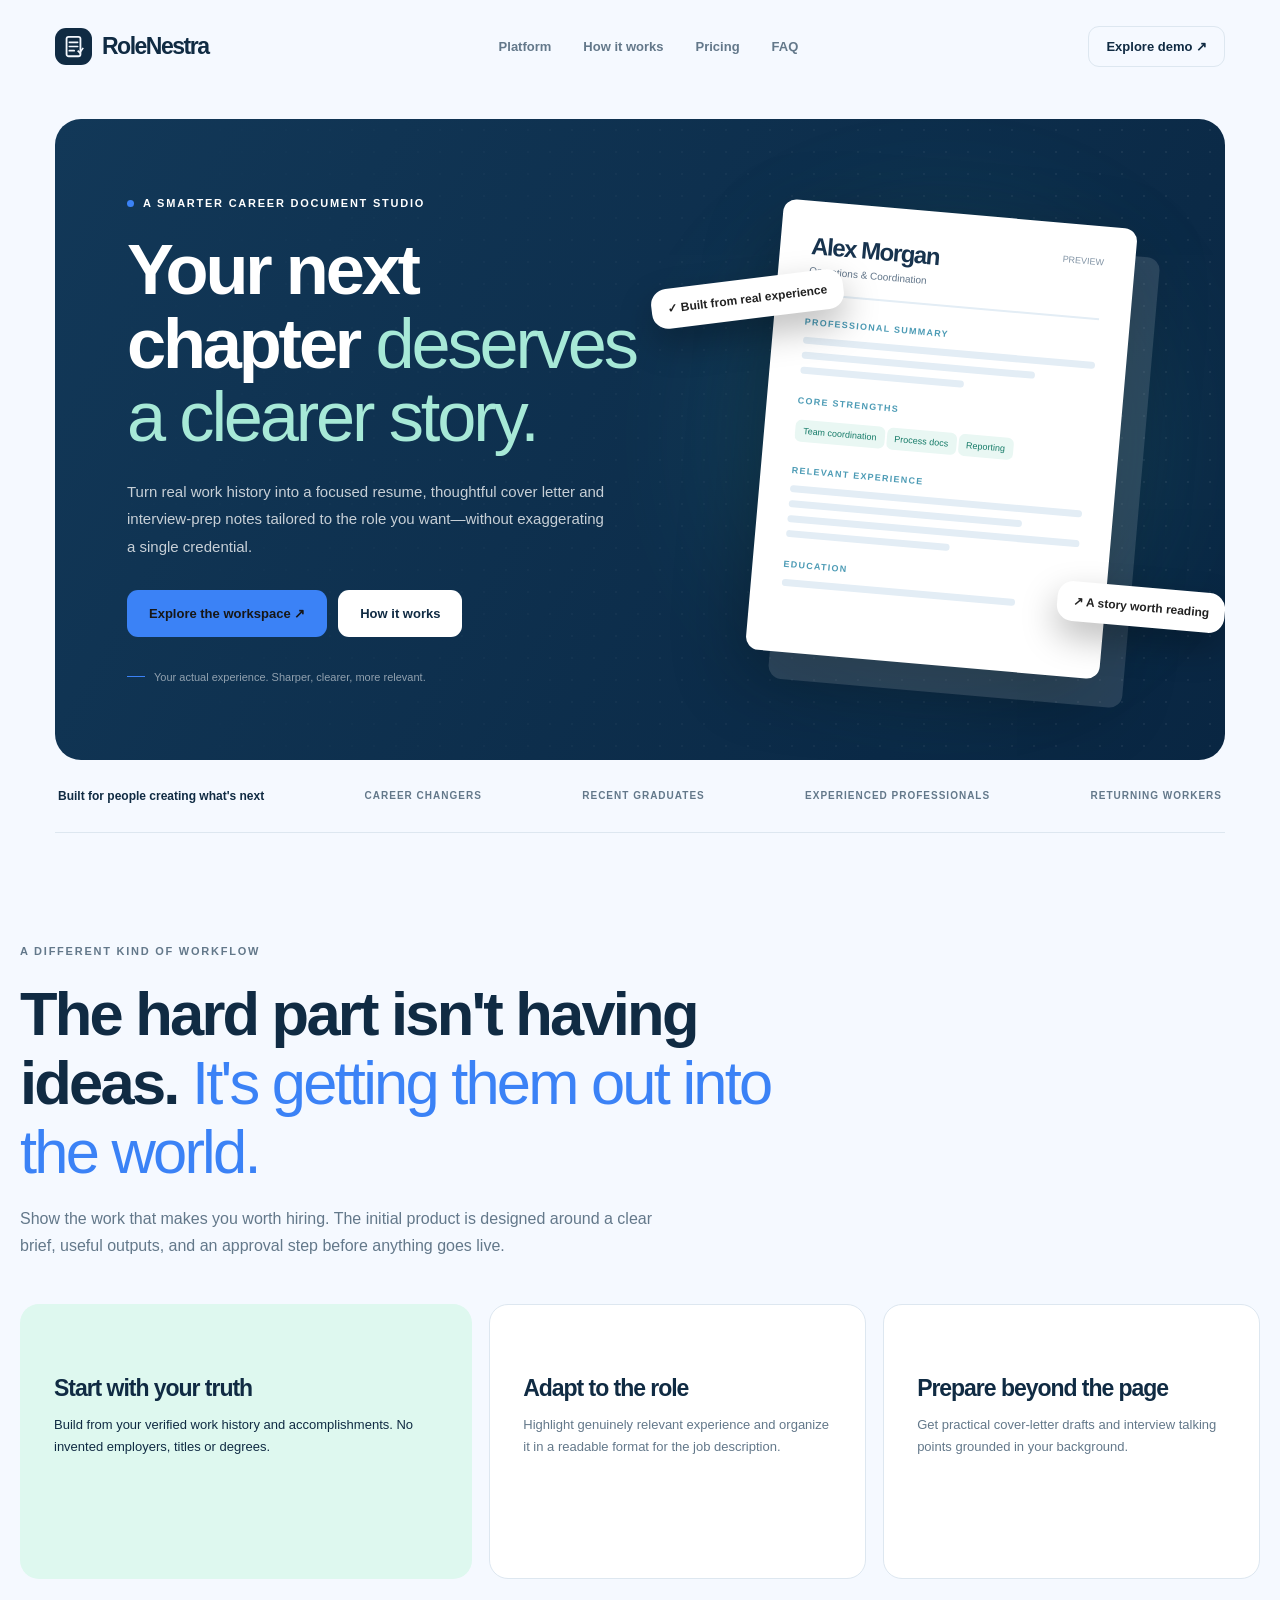
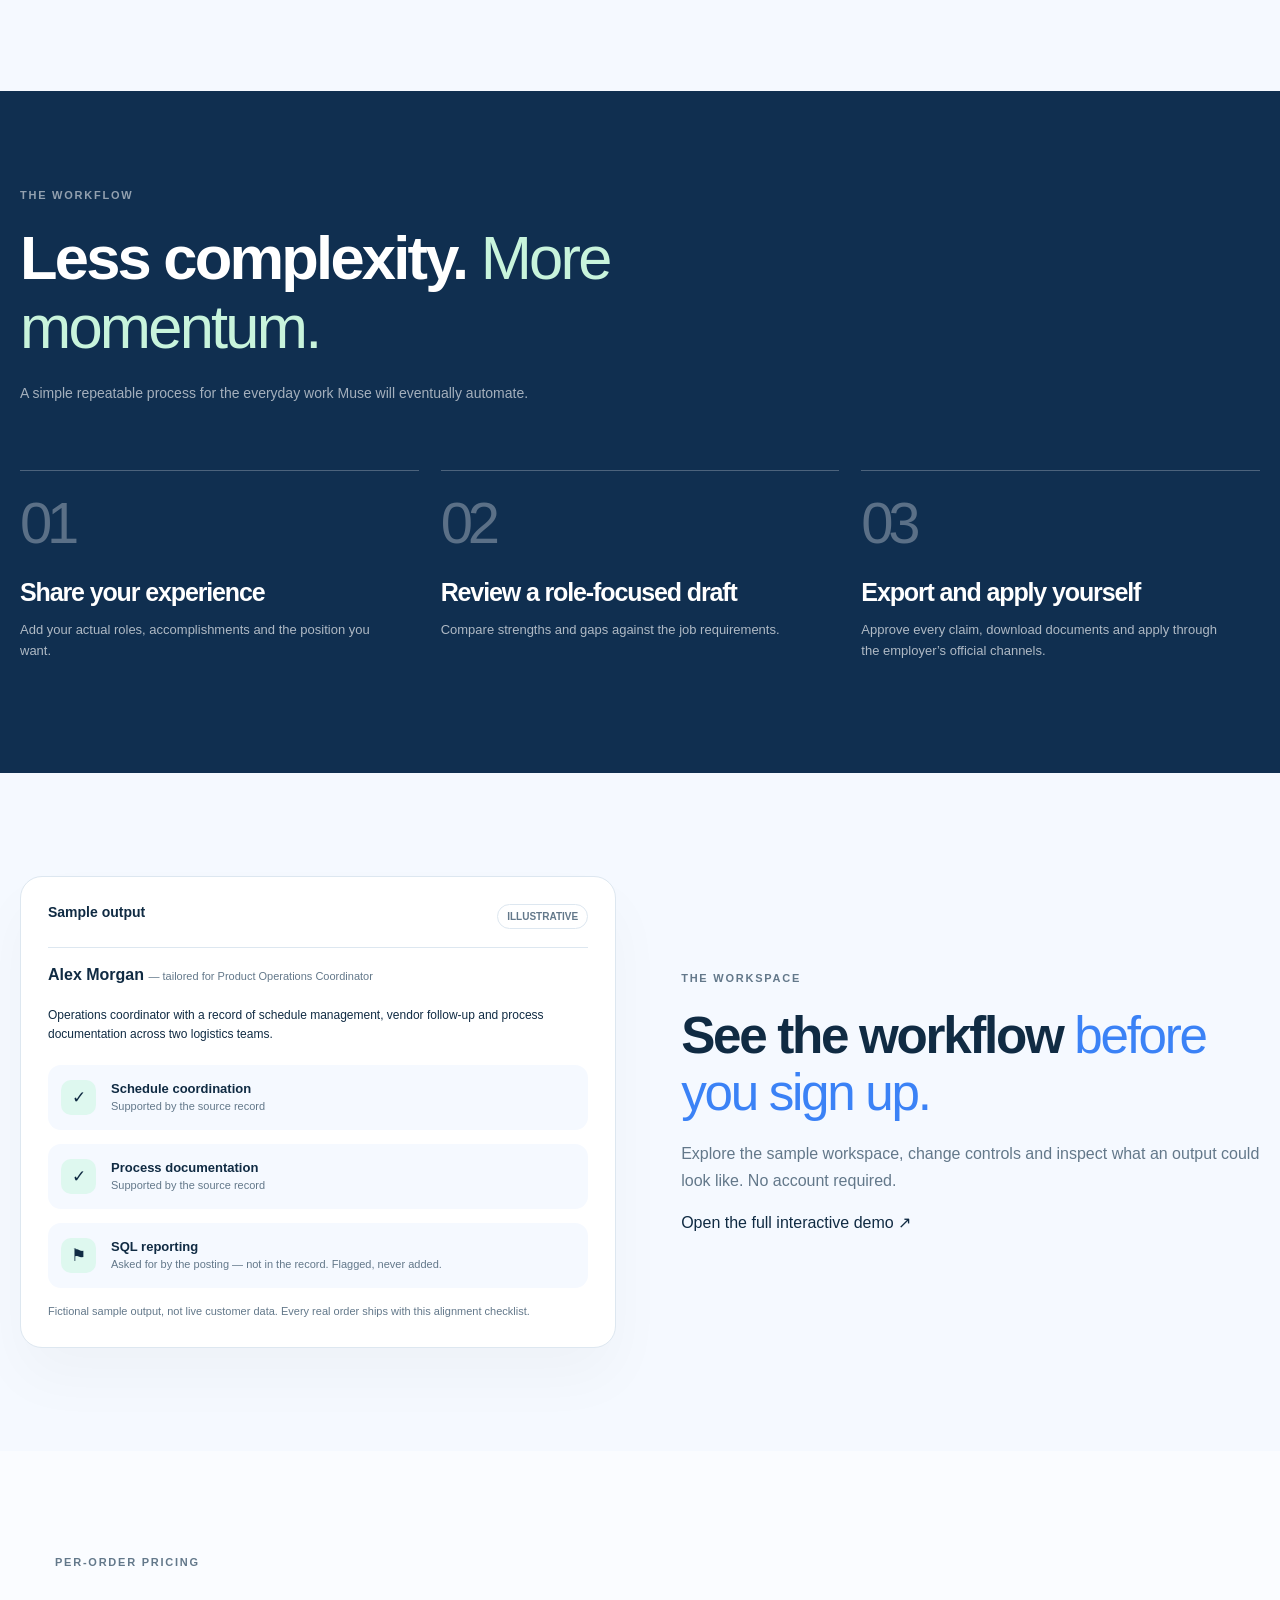
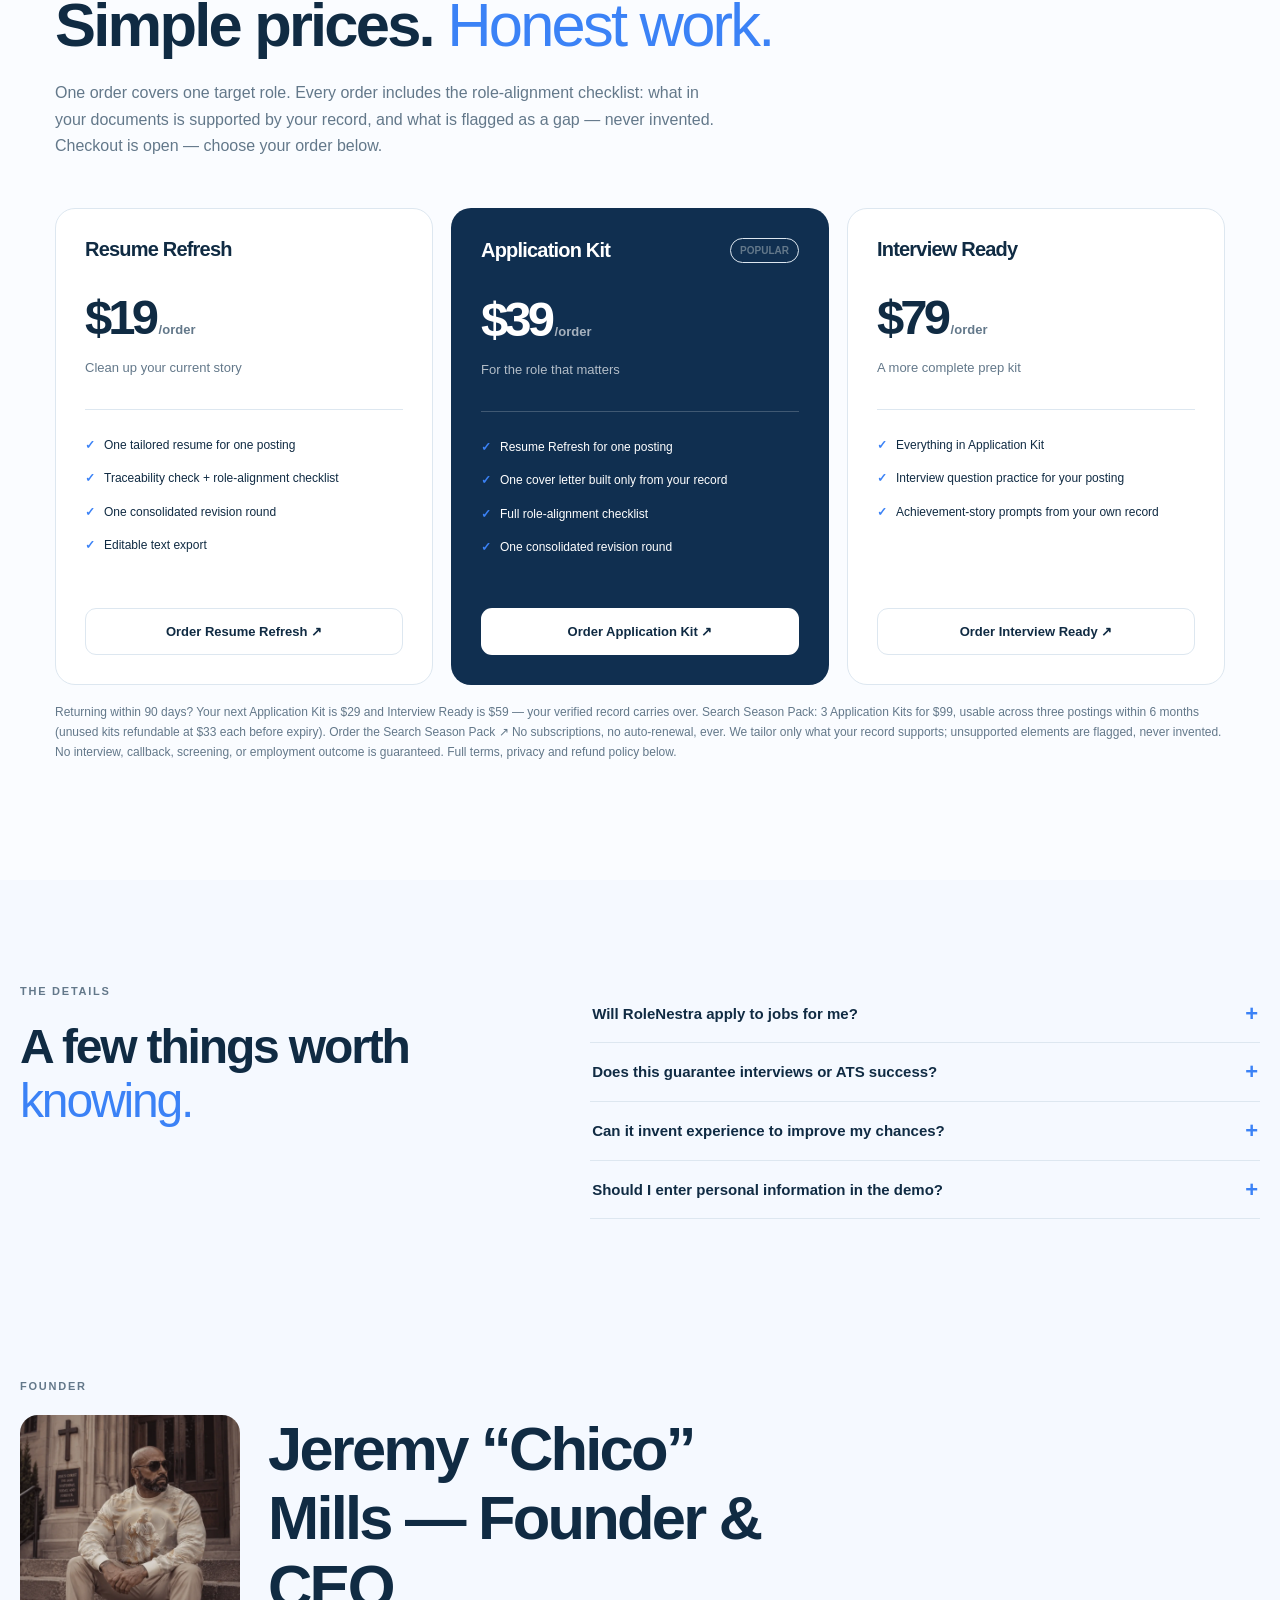
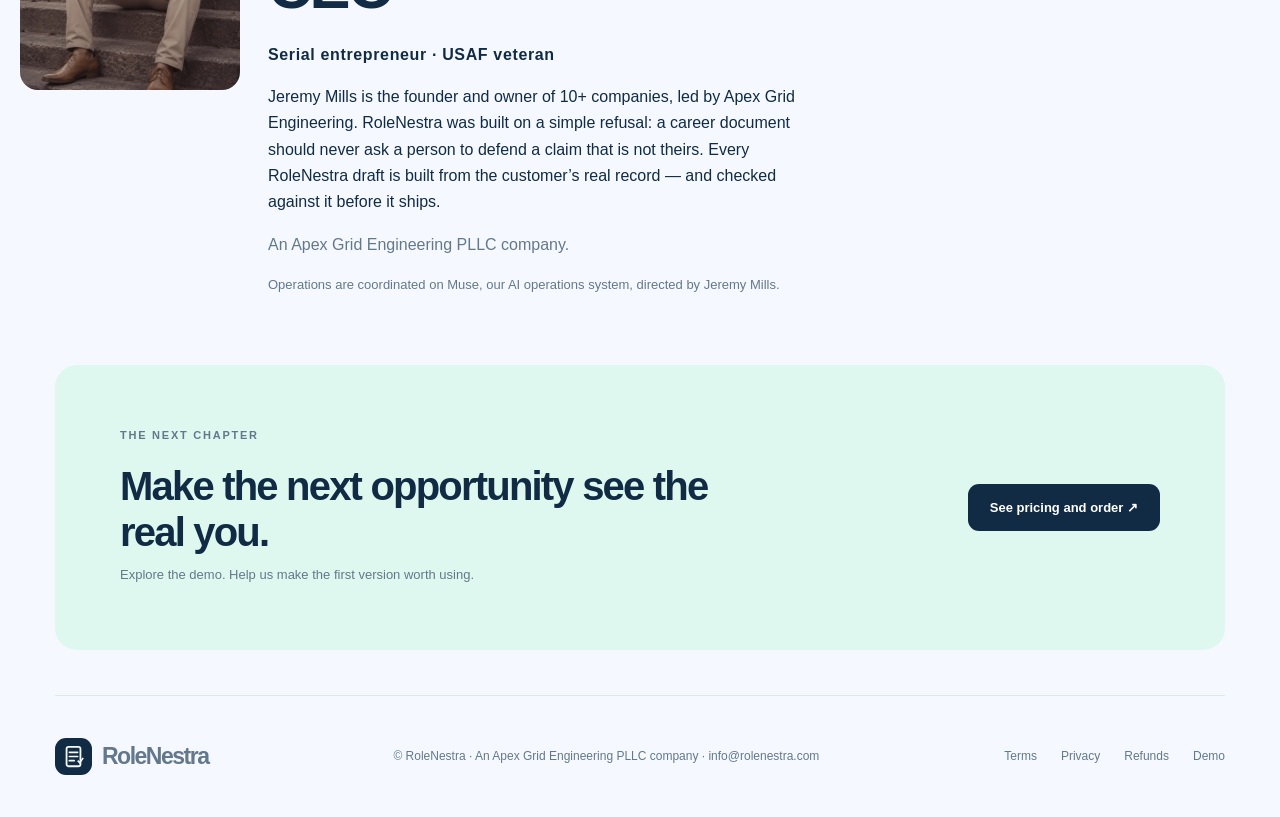
<file: index.html>
<!doctype html><html lang="en"><head><meta charset="utf-8"><meta name="viewport" content="width=device-width,initial-scale=1"><meta name="robots" content="index,follow"><link rel="canonical" href="https://rolenestra.com/"><meta name="theme-color" content="#1d2734"><meta name="description" content="Turn real work history into a focused resume, thoughtful cover letter and interview-prep notes tailored to the role you want—without exaggerating a single credential."><meta property="og:type" content="website"><meta property="og:title" content="RoleNestra — Career document studio"><meta property="og:description" content="Turn real work history into a focused resume, thoughtful cover letter and interview-prep notes tailored to the role you want—without exaggerating a single credential."><title>RoleNestra — Homepage</title><link rel="icon" type="image/svg+xml" href="assets/favicon.svg"><link rel="stylesheet" href="assets/site.css"><script defer src="assets/site.js"></script><script type="application/ld+json">{"@context":"https://schema.org","@type":"Organization","name":"RoleNestra","url":"https://rolenestra.com/","logo":"https://rolenestra.com/assets/logo.svg","description":"Honest resume tailoring, role-specific cover letters and interview preparation built only from your real record. No invented experience, no guaranteed outcomes.","founder":{"@type":"Person","name":"Jeremy Mills","alternateName":"Jeremy \"Chico\" Mills","jobTitle":"Founder & CEO","url":"https://apexgrideng.com/about"},"parentOrganization":{"@type":"Organization","name":"Apex Grid Engineering PLLC"},"email":"info@rolenestra.com","sameAs":["https://www.crunchbase.com/person/jeremy-mills-6be4"]}</script></head><body data-site="rolenestra" class="resume"><a class="skip" href="#main">Skip to content</a><div class="wrap"><nav class="nav"><a class="logo" href="index.html" aria-label="RoleNestra home"><span class="logo-symbol"><svg viewBox="0 0 36 36" fill="none" aria-hidden="true"><rect x="8" y="4" width="20" height="28" rx="3" fill="none" stroke="currentColor" stroke-width="2.6"/><path d="M12 12h12M12 18h12M12 24h7" stroke="currentColor" stroke-width="2.4" stroke-linecap="round"/><path d="m24 24 3 3 5-7" stroke="currentColor" stroke-width="2.4" fill="none"/></svg></span>RoleNestra</a><div class="navlinks"><a href="index.html#platform">Platform</a><a href="index.html#how">How it works</a><a href="index.html#pricing">Pricing</a><a href="index.html#faq">FAQ</a></div><div class="nav-cta"><a href="demo.html" class="btn ghost btn-sm">Explore demo ↗</a><button class="mobilebtn" id="mobile-toggle" aria-label="Toggle navigation" aria-expanded="false">☰</button></div></nav><div class="mobile-menu" id="mobile-menu"><a href="index.html#platform">Platform</a><a href="index.html#how">How it works</a><a href="index.html#pricing">Pricing</a><a href="demo.html">Open demo</a></div></div><main id="main"><div class="wrap"><section class="hero"><div class="hero-frame"><div class="hero-copy"><div class="eyebrow">A SMARTER CAREER DOCUMENT STUDIO</div><h1>Your next chapter <i>deserves a clearer story.</i></h1><p>Turn real work history into a focused resume, thoughtful cover letter and interview-prep notes tailored to the role you want—without exaggerating a single credential.</p><div class="hero-acts"><a class="btn fancy" href="demo.html">Explore the workspace ↗</a><a class="btn light" href="#how">How it works</a></div><div class="hero-note"><span></span>Your actual experience. Sharper, clearer, more relevant.</div></div><div class="hero-scene"><div class="resume-page" aria-label="Illustrative resume preview"><div class="res-head"><div><strong>Alex Morgan</strong><div style="font-size:10px;margin-top:5px;color:#617589">Operations & Coordination</div></div><span>PREVIEW</span></div><div class="res-eyebrow">PROFESSIONAL SUMMARY</div><div class="res-line"></div><div class="res-line mid"></div><div class="res-line short"></div><div class="res-eyebrow">CORE STRENGTHS</div><span class="res-tag">Team coordination</span><span class="res-tag">Process docs</span><span class="res-tag">Reporting</span><div class="res-eyebrow">RELEVANT EXPERIENCE</div><div class="res-line"></div><div class="res-line mid"></div><div class="res-line"></div><div class="res-line short"></div><div class="res-eyebrow">EDUCATION</div><div class="res-line mid"></div></div><div class="floating float-a">✓ Built from real experience</div><div class="floating float-b">↗ A story worth reading</div></div></div></section><div class="proof"><strong>Built for people creating what's next</strong><span>CAREER CHANGERS</span><span>RECENT GRADUATES</span><span>EXPERIENCED PROFESSIONALS</span><span>RETURNING WORKERS</span></div></div>
<section class="section wrap" id="platform"><span class="kicker">A DIFFERENT KIND OF WORKFLOW</span><h2 class="section-title">The hard part isn't having ideas. <i>It's getting them out into the world.</i></h2><p class="section-intro">Show the work that makes you worth hiring. The initial product is designed around a clear brief, useful outputs, and an approval step before anything goes live.</p><div class="feature-grid"><article class="feat"><h3>Start with your truth</h3><p>Build from your verified work history and accomplishments. No invented employers, titles or degrees.</p></article><article class="feat"><h3>Adapt to the role</h3><p>Highlight genuinely relevant experience and organize it in a readable format for the job description.</p></article><article class="feat"><h3>Prepare beyond the page</h3><p>Get practical cover-letter drafts and interview talking points grounded in your background.</p></article></div></section>
<section class="band" id="how"><div class="wrap bandinner"><span class="kicker">THE WORKFLOW</span><h2 class="section-title">Less complexity. <i>More momentum.</i></h2><p style="color:#ffffff9e;max-width:570px;font-size:14px">A simple repeatable process for the everyday work Muse will eventually automate.</p><div class="steps"><article class="step"><span class="number">01</span><h3>Share your experience</h3><p>Add your actual roles, accomplishments and the position you want.</p></article><article class="step"><span class="number">02</span><h3>Review a role-focused draft</h3><p>Compare strengths and gaps against the job requirements.</p></article><article class="step"><span class="number">03</span><h3>Export and apply yourself</h3><p>Approve every claim, download documents and apply through the employer’s official channels.</p></article></div></div></section>
<section class="wrap demo-call"><div class="demo-snapshot"><div class="snapbar"><b>Sample output</b><span class="tag">ILLUSTRATIVE</span></div><div style="padding:4px 0 2px"><strong>Alex Morgan</strong> <span style="color:var(--sub);font-size:11px">— tailored for Product Operations Coordinator</span></div><p style="font-size:12px;margin:6px 0">Operations coordinator with a record of schedule management, vendor follow-up and process documentation across two logistics teams.</p><div class="snaprow"><span class="snapicon">✓</span><div><strong>Schedule coordination</strong><small>Supported by the source record</small></div></div><div class="snaprow"><span class="snapicon">✓</span><div><strong>Process documentation</strong><small>Supported by the source record</small></div></div><div class="snaprow"><span class="snapicon">⚑</span><div><strong>SQL reporting</strong><small>Asked for by the posting — not in the record. Flagged, never added.</small></div></div><p style="font-size:11px;color:var(--sub);margin:auto 0 0">Fictional sample output, not live customer data. Every real order ships with this alignment checklist.</p></div><div><span class="kicker">THE WORKSPACE</span><h2 class="section-title">See the workflow <i>before you sign up.</i></h2><p class="section-intro">Explore the sample workspace, change controls and inspect what an output could look like. No account required.</p><p style="margin-top:14px"><a href="demo.html">Open the full interactive demo ↗</a></p></div></section>
<section class="price-section" id="pricing"><div class="wrap"><span class="kicker">PER-ORDER PRICING</span><h2 class="section-title">Simple prices. <i>Honest work.</i></h2><p class="section-intro">One order covers one target role. Every order includes the role-alignment checklist: what in your documents is supported by your record, and what is flagged as a gap — never invented. Checkout is open — choose your order below.</p><div class="price-grid"><article class="price-card "><div class="row"><h3>Resume Refresh</h3></div><div style="margin-top:28px" class="pricetag">$19<small> /order</small></div><p>Clean up your current story</p><ul><li>One tailored resume for one posting</li><li>Traceability check + role-alignment checklist</li><li>One consolidated revision round</li><li>Editable text export</li></ul><a class="btn ghost" href="https://buy.stripe.com/6oU28r7Pd3Z22QI3OyaR20B">Order Resume Refresh ↗</a></article><article class="price-card popular"><div class="row"><h3>Application Kit</h3><span class="tag">POPULAR</span></div><div style="margin-top:28px" class="pricetag">$39<small> /order</small></div><p>For the role that matters</p><ul><li>Resume Refresh for one posting</li><li>One cover letter built only from your record</li><li>Full role-alignment checklist</li><li>One consolidated revision round</li></ul><a class="btn light" href="https://buy.stripe.com/3cIdR96L9536cri2KuaR20C">Order Application Kit ↗</a></article><article class="price-card "><div class="row"><h3>Interview Ready</h3></div><div style="margin-top:28px" class="pricetag">$79<small> /order</small></div><p>A more complete prep kit</p><ul><li>Everything in Application Kit</li><li>Interview question practice for your posting</li><li>Achievement-story prompts from your own record</li></ul><a class="btn ghost" href="https://buy.stripe.com/bJe14n2uT1QUcri0CmaR20D">Order Interview Ready ↗</a></article></div><p class="disclosure">Returning within 90 days? Your next Application Kit is $29 and Interview Ready is $59 — your verified record carries over. Search Season Pack: 3 Application Kits for $99, usable across three postings within 6 months (unused kits refundable at $33 each before expiry). <a href="https://buy.stripe.com/28E5kD0mLcvydvm3OyaR20E">Order the Search Season Pack ↗</a> No subscriptions, no auto-renewal, ever. We tailor only what your record supports; unsupported elements are flagged, never invented. No interview, callback, screening, or employment outcome is guaranteed. Full terms, privacy and refund policy below.</p></div></section>
<section class="wrap faq-wrap" id="faq"><div><span class="kicker">THE DETAILS</span><h2 class="section-title">A few things worth <i>knowing.</i></h2></div><div class="faq"><details><summary>Will RoleNestra apply to jobs for me?</summary><p>No. The launch concept focuses on drafting career materials. Applications remain under the job seeker’s direct control.</p></details><details><summary>Does this guarantee interviews or ATS success?</summary><p>No. Hiring outcomes and automated screening systems vary. No ranking, interview or employment result is guaranteed.</p></details><details><summary>Can it invent experience to improve my chances?</summary><p>No. Every education, experience and certification claim must be supported by information you provide and approve.</p></details><details><summary>Should I enter personal information in the demo?</summary><p>No. The demo uses fictional sample resumes. Do not enter personal, sensitive or confidential information into a public preview.</p></details></div></section><section class="wrap" id="founder" style="padding:56px 0"><span class="kicker">FOUNDER</span><div style="display:flex;gap:28px;align-items:flex-start;flex-wrap:wrap;margin-top:18px"><img src="assets/jeremy-mills-founder.webp" alt="Jeremy &quot;Chico&quot; Mills, Founder &amp; CEO of RoleNestra" width="220" height="275" style="border-radius:18px;max-width:220px;width:100%;height:auto" loading="lazy"><div style="max-width:560px"><h2 class="section-title" style="margin-top:0"><a href="https://apexgrideng.com/about" style="color:inherit;text-decoration:none">Jeremy &ldquo;Chico&rdquo; Mills</a> — Founder &amp; CEO</h2><p style="font-weight:600;letter-spacing:.04em">Serial entrepreneur · USAF veteran</p><p>Jeremy Mills is the founder and owner of 10+ companies, led by Apex Grid Engineering. RoleNestra was built on a simple refusal: a career document should never ask a person to defend a claim that is not theirs. Every RoleNestra draft is built from the customer&rsquo;s real record — and checked against it before it ships.</p><p style="color:var(--sub)">An Apex Grid Engineering PLLC company.</p><p style="color:var(--sub);font-size:13px">Operations are coordinated on Muse, our AI operations system, directed by Jeremy Mills.</p></div></div></section><div class="wrap"><section class="last-cta"><div><span class="kicker">THE NEXT CHAPTER</span><h2>Make the next opportunity see the real you.</h2><p>Explore the demo. Help us make the first version worth using.</p></div><a href="#pricing" class="btn primary">See pricing and order ↗</a></section></div></main><div class="wrap"><footer class="footer"><a class="logo" href="index.html"><span class="logo-symbol"><svg viewBox="0 0 36 36" fill="none" aria-hidden="true"><rect x="8" y="4" width="20" height="28" rx="3" fill="none" stroke="currentColor" stroke-width="2.6"/><path d="M12 12h12M12 18h12M12 24h7" stroke="currentColor" stroke-width="2.4" stroke-linecap="round"/><path d="m24 24 3 3 5-7" stroke="currentColor" stroke-width="2.4" fill="none"/></svg></span>RoleNestra</a><span>© RoleNestra · An Apex Grid Engineering PLLC company · info@rolenestra.com</span><div class="footerlinks"><a href="terms.html">Terms</a><a href="privacy.html">Privacy</a><a href="refund.html">Refunds</a><a href="demo.html">Demo</a></div></footer></div><div id="interest-modal" class="modal-cover" aria-hidden="true"><div class="modal" role="dialog" aria-modal="true" aria-labelledby="interest-title"><button id="interest-close" class="close" aria-label="Close">×</button><span class="kicker">PRELAUNCH / UI DEMONSTRATION</span><h2 id="interest-title">A thoughtful start.</h2><p>This form demonstrates the proposed signup experience. It does not send, store or enroll anyone. Muse must connect an approved secure endpoint before activating it.</p><form id="interest-form"><label for="interest-name">Name</label><input id="interest-name" type="text" placeholder="Name" maxlength="100" required><label for="interest-email">Work email</label><input id="interest-email" type="email" placeholder="hello@example.com" required><label for="plan-select">Interested plan</label><select id="plan-select"><option>Early access</option><option>Resume Refresh</option><option>Application Kit</option><option>Interview Ready</option></select><button class="btn primary" type="submit">Preview submission ↗</button><div id="form-result" class="alert" role="status" style="margin-top:14px">No data leaves this page.</div></form></div></div></body></html>
</file>
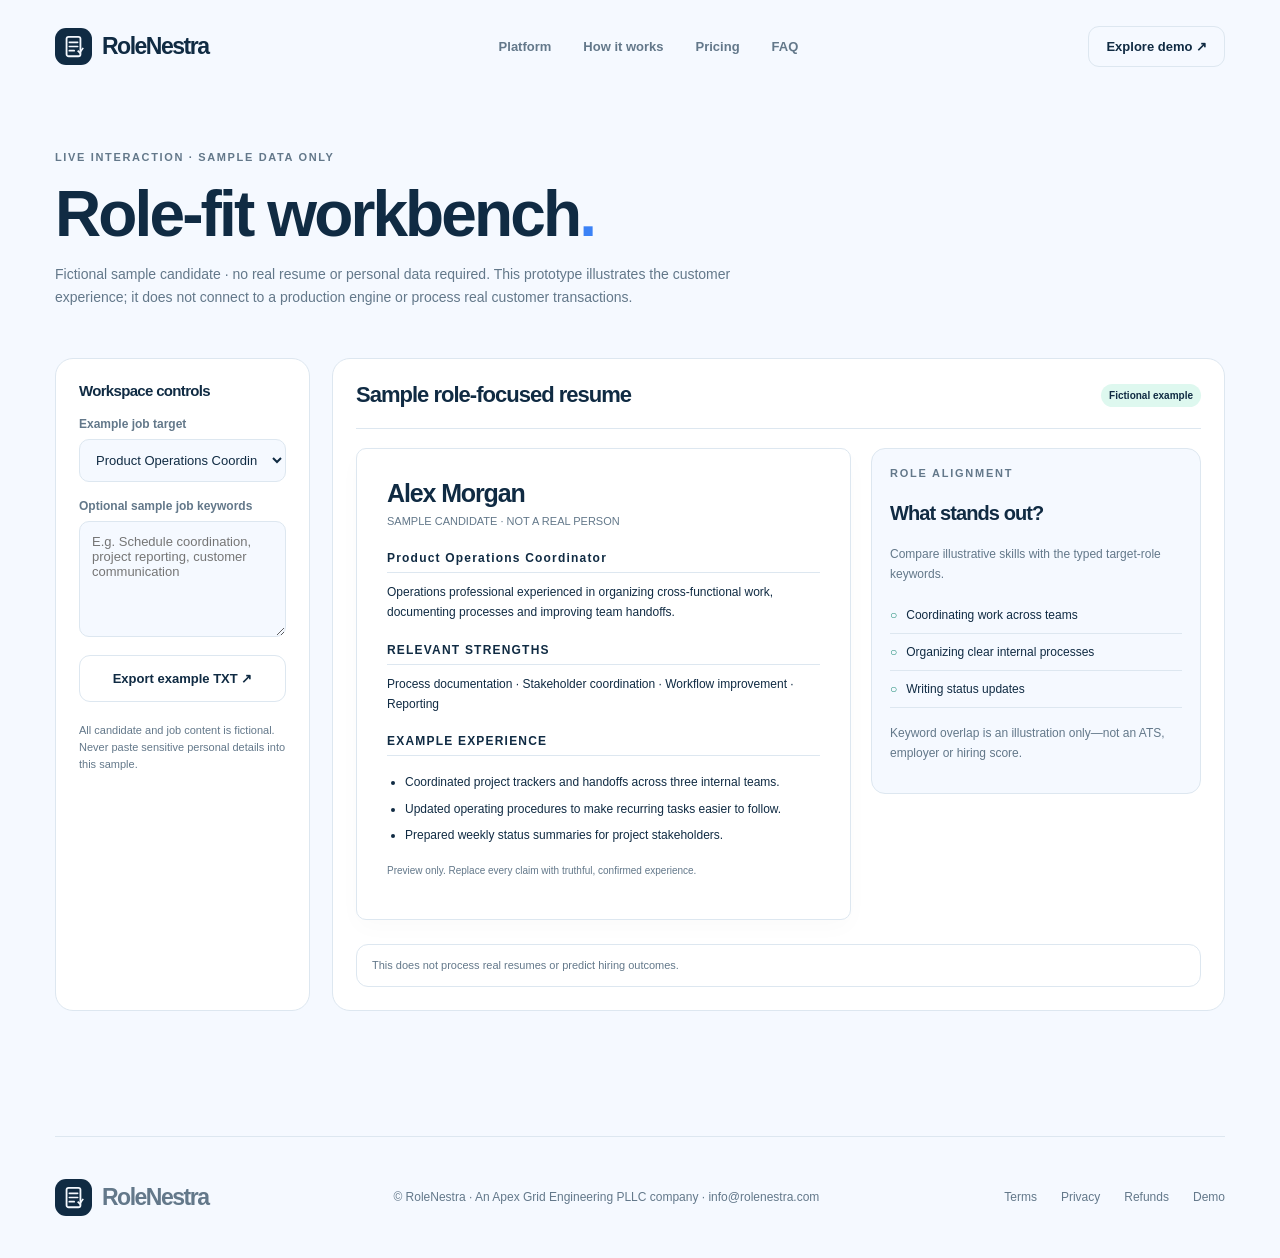
<file: demo.html>
<!doctype html><html lang="en"><head><meta charset="utf-8"><meta name="viewport" content="width=device-width,initial-scale=1"><meta name="robots" content="noindex,nofollow"><meta name="theme-color" content="#1d2734"><meta name="description" content="Turn real work history into a focused resume, thoughtful cover letter and interview-prep notes tailored to the role you want—without exaggerating a single credential."><meta property="og:type" content="website"><meta property="og:title" content="RoleNestra — Career document studio"><meta property="og:description" content="Turn real work history into a focused resume, thoughtful cover letter and interview-prep notes tailored to the role you want—without exaggerating a single credential."><title>RoleNestra — Interactive demo</title><link rel="icon" type="image/svg+xml" href="assets/favicon.svg"><link rel="stylesheet" href="assets/site.css"><script defer src="assets/site.js"></script></head><body class="resume demo-page" data-site="rolenestra"><a class="skip" href="#main">Skip to content</a><div class="wrap"><nav class="nav"><a class="logo" href="index.html" aria-label="RoleNestra home"><span class="logo-symbol"><svg viewBox="0 0 36 36" fill="none" aria-hidden="true"><rect x="8" y="4" width="20" height="28" rx="3" fill="none" stroke="currentColor" stroke-width="2.6"/><path d="M12 12h12M12 18h12M12 24h7" stroke="currentColor" stroke-width="2.4" stroke-linecap="round"/><path d="m24 24 3 3 5-7" stroke="currentColor" stroke-width="2.4" fill="none"/></svg></span>RoleNestra</a><div class="navlinks"><a href="index.html#platform">Platform</a><a href="index.html#how">How it works</a><a href="index.html#pricing">Pricing</a><a href="index.html#faq">FAQ</a></div><div class="nav-cta"><a href="demo.html" class="btn ghost btn-sm">Explore demo ↗</a><button class="mobilebtn" id="mobile-toggle" aria-label="Toggle navigation" aria-expanded="false">☰</button></div></nav><div class="mobile-menu" id="mobile-menu"><a href="index.html#platform">Platform</a><a href="index.html#how">How it works</a><a href="index.html#pricing">Pricing</a><a href="demo.html">Open demo</a></div></div><main id="main" class="wrap"><section class="demo-head"><span class="mini">LIVE INTERACTION · SAMPLE DATA ONLY</span><h1>Role-fit workbench<span style="color:var(--hot)">.</span></h1><p>Fictional sample candidate · no real resume or personal data required. This prototype illustrates the customer experience; it does not connect to a production engine or process real customer transactions.</p></section><div class="demo-layout"><aside class="sidebar"><h3>Workspace controls</h3><label for="role">Example job target</label><select id="role" class="control"><option value="operations">Product Operations Coordinator</option><option value="success">Customer Success Associate</option><option value="project">Project Coordinator</option></select><label for="role-focus">Optional sample job keywords</label><textarea id="role-focus" class="control" rows="6" placeholder="E.g. Schedule coordination, project reporting, customer communication"></textarea><button class="btn ghost" id="export-resume">Export example TXT ↗</button><p class="smallprint">All candidate and job content is fictional. Never paste sensitive personal details into this sample.</p></aside><section class="workspace" aria-label="Interactive demo"><div class="workspace-top"><h2>Sample role-focused resume</h2><span class="pill">Fictional example</span></div><div class="resume-output"><article class="resume-draft"><h2>Alex Morgan</h2><p style="font-size:11px;color:var(--sub)">SAMPLE CANDIDATE · NOT A REAL PERSON</p><h3 id="resume-title"></h3><p id="resume-summary"></p><h3>RELEVANT STRENGTHS</h3><p id="resume-skills"></p><h3>EXAMPLE EXPERIENCE</h3><ul id="resume-bullets"></ul><p style="color:var(--sub);font-size:10px">Preview only. Replace every claim with truthful, confirmed experience.</p></article><aside class="match-panel"><span class="kicker">ROLE ALIGNMENT</span><h3>What stands out?</h3><p>Compare illustrative skills with the typed target-role keywords.</p><div id="fit-list"></div><p id="fit-explainer" style="margin-top:16px"></p></aside></div><div id="demo-status" class="site-notice" role="status">This does not process real resumes or predict hiring outcomes.</div></section></div></main><div class="wrap"><footer class="footer"><a class="logo" href="index.html"><span class="logo-symbol"><svg viewBox="0 0 36 36" fill="none" aria-hidden="true"><rect x="8" y="4" width="20" height="28" rx="3" fill="none" stroke="currentColor" stroke-width="2.6"/><path d="M12 12h12M12 18h12M12 24h7" stroke="currentColor" stroke-width="2.4" stroke-linecap="round"/><path d="m24 24 3 3 5-7" stroke="currentColor" stroke-width="2.4" fill="none"/></svg></span>RoleNestra</a><span>© RoleNestra · An Apex Grid Engineering PLLC company · info@rolenestra.com</span><div class="footerlinks"><a href="terms.html">Terms</a><a href="privacy.html">Privacy</a><a href="refund.html">Refunds</a><a href="demo.html">Demo</a></div></footer></div></body></html>
</file>
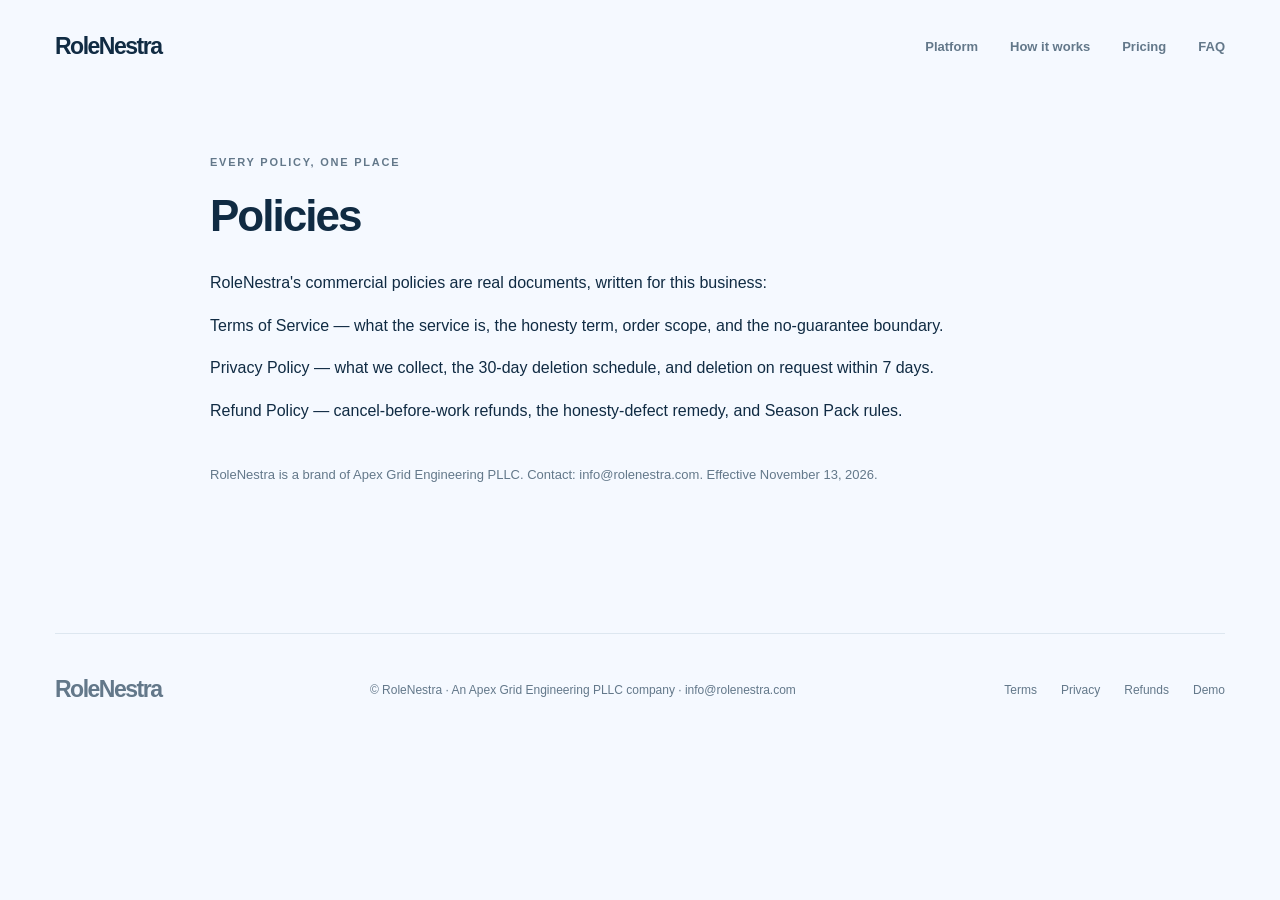
<file: legal.html>
<!doctype html><html lang="en"><head><meta charset="utf-8"><meta name="viewport" content="width=device-width,initial-scale=1"><meta name="robots" content="index,follow"><meta name="theme-color" content="#1d2734"><meta name="description" content="RoleNestra — Policies. Honest resume tailoring built only from your real record."><link rel="canonical" href="https://rolenestra.com/legal.html"><title>RoleNestra — Policies</title><link rel="icon" type="image/svg+xml" href="assets/favicon.svg"><link rel="stylesheet" href="assets/site.css"></head><body class="resume" data-site="rolenestra"><div class="wrap"><nav class="nav"><a class="logo" href="index.html" aria-label="RoleNestra home">RoleNestra</a><div class="navlinks"><a href="index.html#platform">Platform</a><a href="index.html#how">How it works</a><a href="index.html#pricing">Pricing</a><a href="index.html#faq">FAQ</a></div></nav></div><main class="wrap" style="max-width:930px;padding-top:64px;padding-bottom:90px"><span class="kicker">EVERY POLICY, ONE PLACE</span><h1 style="font-size:44px">Policies</h1>
<p>RoleNestra's commercial policies are real documents, written for this business:</p>
<p><a href="terms.html">Terms of Service</a> — what the service is, the honesty term, order scope, and the no-guarantee boundary.</p>
<p><a href="privacy.html">Privacy Policy</a> — what we collect, the 30-day deletion schedule, and deletion on request within 7 days.</p>
<p><a href="refund.html">Refund Policy</a> — cancel-before-work refunds, the honesty-defect remedy, and Season Pack rules.</p><p style="color:var(--sub);font-size:13px;margin-top:40px">RoleNestra is a brand of Apex Grid Engineering PLLC. Contact: info@rolenestra.com. Effective November 13, 2026.</p></main><div class="wrap"><footer class="footer"><a class="logo" href="index.html">RoleNestra</a><span>© RoleNestra · An Apex Grid Engineering PLLC company · info@rolenestra.com</span><div class="footerlinks"><a href="terms.html">Terms</a><a href="privacy.html">Privacy</a><a href="refund.html">Refunds</a><a href="demo.html">Demo</a></div></footer></div></body></html>
</file>
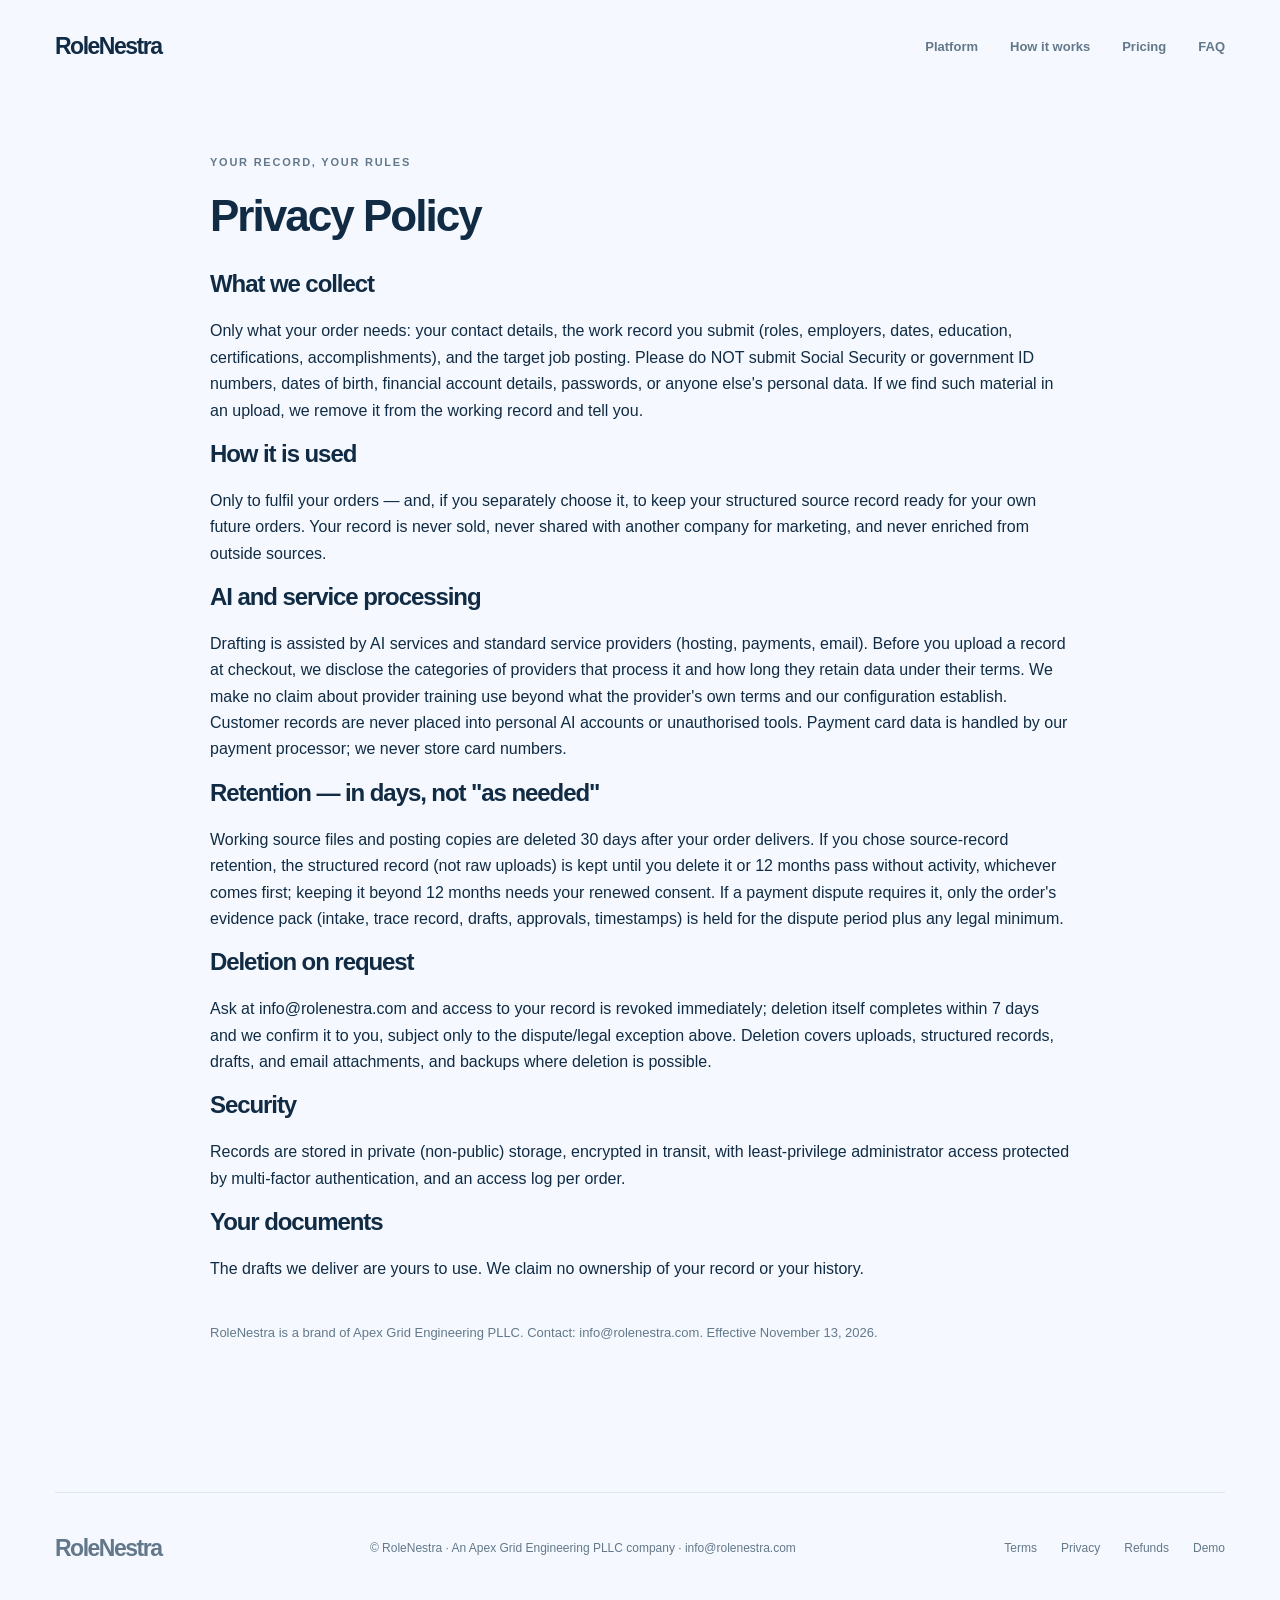
<file: privacy.html>
<!doctype html><html lang="en"><head><meta charset="utf-8"><meta name="viewport" content="width=device-width,initial-scale=1"><meta name="robots" content="index,follow"><meta name="theme-color" content="#1d2734"><meta name="description" content="RoleNestra — Privacy Policy. Honest resume tailoring built only from your real record."><link rel="canonical" href="https://rolenestra.com/privacy.html"><title>RoleNestra — Privacy Policy</title><link rel="icon" type="image/svg+xml" href="assets/favicon.svg"><link rel="stylesheet" href="assets/site.css"></head><body class="resume" data-site="rolenestra"><div class="wrap"><nav class="nav"><a class="logo" href="index.html" aria-label="RoleNestra home">RoleNestra</a><div class="navlinks"><a href="index.html#platform">Platform</a><a href="index.html#how">How it works</a><a href="index.html#pricing">Pricing</a><a href="index.html#faq">FAQ</a></div></nav></div><main class="wrap" style="max-width:930px;padding-top:64px;padding-bottom:90px"><span class="kicker">YOUR RECORD, YOUR RULES</span><h1 style="font-size:44px">Privacy Policy</h1>
<h2>What we collect</h2><p>Only what your order needs: your contact details, the work record you submit (roles, employers, dates, education, certifications, accomplishments), and the target job posting. Please do NOT submit Social Security or government ID numbers, dates of birth, financial account details, passwords, or anyone else's personal data. If we find such material in an upload, we remove it from the working record and tell you.</p>
<h2>How it is used</h2><p>Only to fulfil your orders — and, if you separately choose it, to keep your structured source record ready for your own future orders. Your record is never sold, never shared with another company for marketing, and never enriched from outside sources.</p>
<h2>AI and service processing</h2><p>Drafting is assisted by AI services and standard service providers (hosting, payments, email). Before you upload a record at checkout, we disclose the categories of providers that process it and how long they retain data under their terms. We make no claim about provider training use beyond what the provider's own terms and our configuration establish. Customer records are never placed into personal AI accounts or unauthorised tools. Payment card data is handled by our payment processor; we never store card numbers.</p>
<h2>Retention — in days, not "as needed"</h2><p>Working source files and posting copies are deleted 30 days after your order delivers. If you chose source-record retention, the structured record (not raw uploads) is kept until you delete it or 12 months pass without activity, whichever comes first; keeping it beyond 12 months needs your renewed consent. If a payment dispute requires it, only the order's evidence pack (intake, trace record, drafts, approvals, timestamps) is held for the dispute period plus any legal minimum.</p>
<h2>Deletion on request</h2><p>Ask at info@rolenestra.com and access to your record is revoked immediately; deletion itself completes within 7 days and we confirm it to you, subject only to the dispute/legal exception above. Deletion covers uploads, structured records, drafts, and email attachments, and backups where deletion is possible.</p>
<h2>Security</h2><p>Records are stored in private (non-public) storage, encrypted in transit, with least-privilege administrator access protected by multi-factor authentication, and an access log per order.</p>
<h2>Your documents</h2><p>The drafts we deliver are yours to use. We claim no ownership of your record or your history.</p><p style="color:var(--sub);font-size:13px;margin-top:40px">RoleNestra is a brand of Apex Grid Engineering PLLC. Contact: info@rolenestra.com. Effective November 13, 2026.</p></main><div class="wrap"><footer class="footer"><a class="logo" href="index.html">RoleNestra</a><span>© RoleNestra · An Apex Grid Engineering PLLC company · info@rolenestra.com</span><div class="footerlinks"><a href="terms.html">Terms</a><a href="privacy.html">Privacy</a><a href="refund.html">Refunds</a><a href="demo.html">Demo</a></div></footer></div></body></html>
</file>
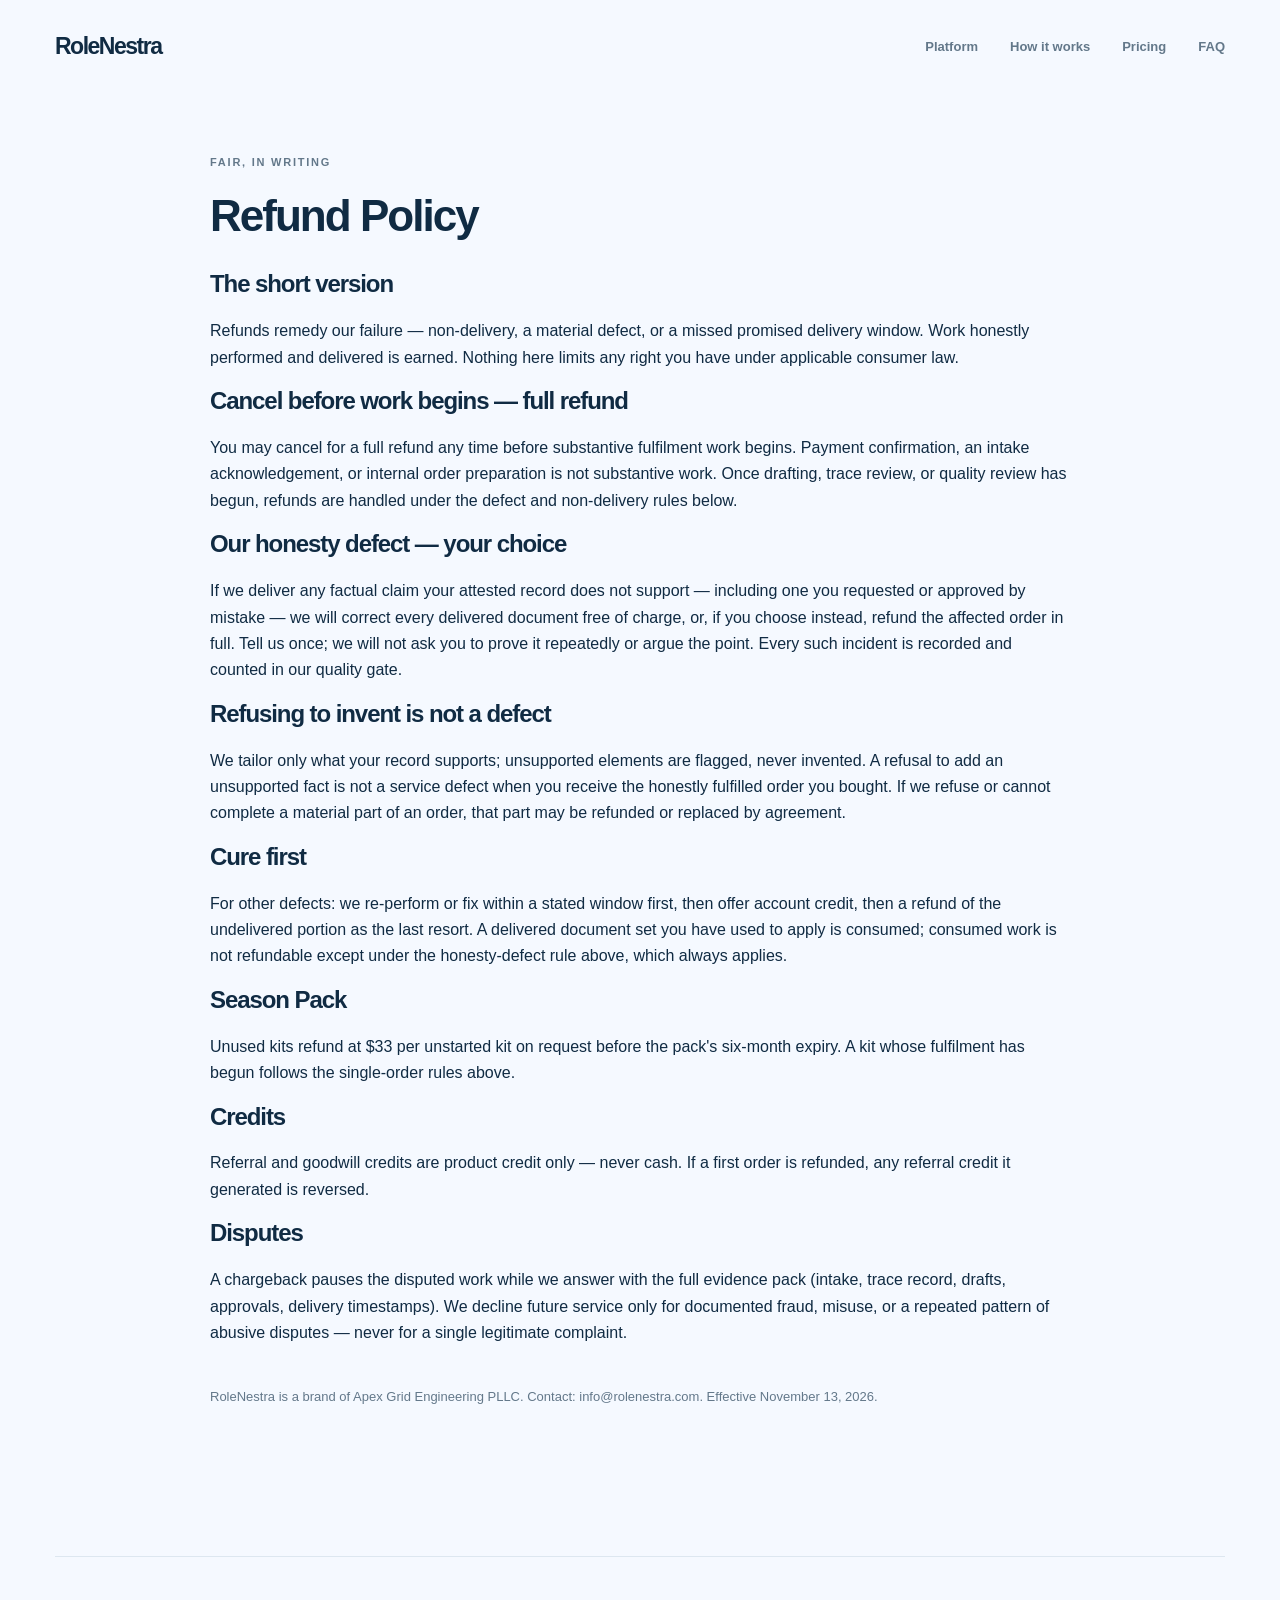
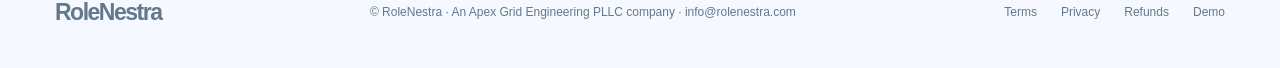
<file: refund.html>
<!doctype html><html lang="en"><head><meta charset="utf-8"><meta name="viewport" content="width=device-width,initial-scale=1"><meta name="robots" content="index,follow"><meta name="theme-color" content="#1d2734"><meta name="description" content="RoleNestra — Refund Policy. Honest resume tailoring built only from your real record."><link rel="canonical" href="https://rolenestra.com/refund.html"><title>RoleNestra — Refund Policy</title><link rel="icon" type="image/svg+xml" href="assets/favicon.svg"><link rel="stylesheet" href="assets/site.css"></head><body class="resume" data-site="rolenestra"><div class="wrap"><nav class="nav"><a class="logo" href="index.html" aria-label="RoleNestra home">RoleNestra</a><div class="navlinks"><a href="index.html#platform">Platform</a><a href="index.html#how">How it works</a><a href="index.html#pricing">Pricing</a><a href="index.html#faq">FAQ</a></div></nav></div><main class="wrap" style="max-width:930px;padding-top:64px;padding-bottom:90px"><span class="kicker">FAIR, IN WRITING</span><h1 style="font-size:44px">Refund Policy</h1>
<h2>The short version</h2><p>Refunds remedy our failure — non-delivery, a material defect, or a missed promised delivery window. Work honestly performed and delivered is earned. Nothing here limits any right you have under applicable consumer law.</p>
<h2>Cancel before work begins — full refund</h2><p>You may cancel for a full refund any time before substantive fulfilment work begins. Payment confirmation, an intake acknowledgement, or internal order preparation is not substantive work. Once drafting, trace review, or quality review has begun, refunds are handled under the defect and non-delivery rules below.</p>
<h2>Our honesty defect — your choice</h2><p>If we deliver any factual claim your attested record does not support — including one you requested or approved by mistake — we will correct every delivered document free of charge, or, if you choose instead, refund the affected order in full. Tell us once; we will not ask you to prove it repeatedly or argue the point. Every such incident is recorded and counted in our quality gate.</p>
<h2>Refusing to invent is not a defect</h2><p>We tailor only what your record supports; unsupported elements are flagged, never invented. A refusal to add an unsupported fact is not a service defect when you receive the honestly fulfilled order you bought. If we refuse or cannot complete a material part of an order, that part may be refunded or replaced by agreement.</p>
<h2>Cure first</h2><p>For other defects: we re-perform or fix within a stated window first, then offer account credit, then a refund of the undelivered portion as the last resort. A delivered document set you have used to apply is consumed; consumed work is not refundable except under the honesty-defect rule above, which always applies.</p>
<h2>Season Pack</h2><p>Unused kits refund at $33 per unstarted kit on request before the pack's six-month expiry. A kit whose fulfilment has begun follows the single-order rules above.</p>
<h2>Credits</h2><p>Referral and goodwill credits are product credit only — never cash. If a first order is refunded, any referral credit it generated is reversed.</p>
<h2>Disputes</h2><p>A chargeback pauses the disputed work while we answer with the full evidence pack (intake, trace record, drafts, approvals, delivery timestamps). We decline future service only for documented fraud, misuse, or a repeated pattern of abusive disputes — never for a single legitimate complaint.</p><p style="color:var(--sub);font-size:13px;margin-top:40px">RoleNestra is a brand of Apex Grid Engineering PLLC. Contact: info@rolenestra.com. Effective November 13, 2026.</p></main><div class="wrap"><footer class="footer"><a class="logo" href="index.html">RoleNestra</a><span>© RoleNestra · An Apex Grid Engineering PLLC company · info@rolenestra.com</span><div class="footerlinks"><a href="terms.html">Terms</a><a href="privacy.html">Privacy</a><a href="refund.html">Refunds</a><a href="demo.html">Demo</a></div></footer></div></body></html>
</file>
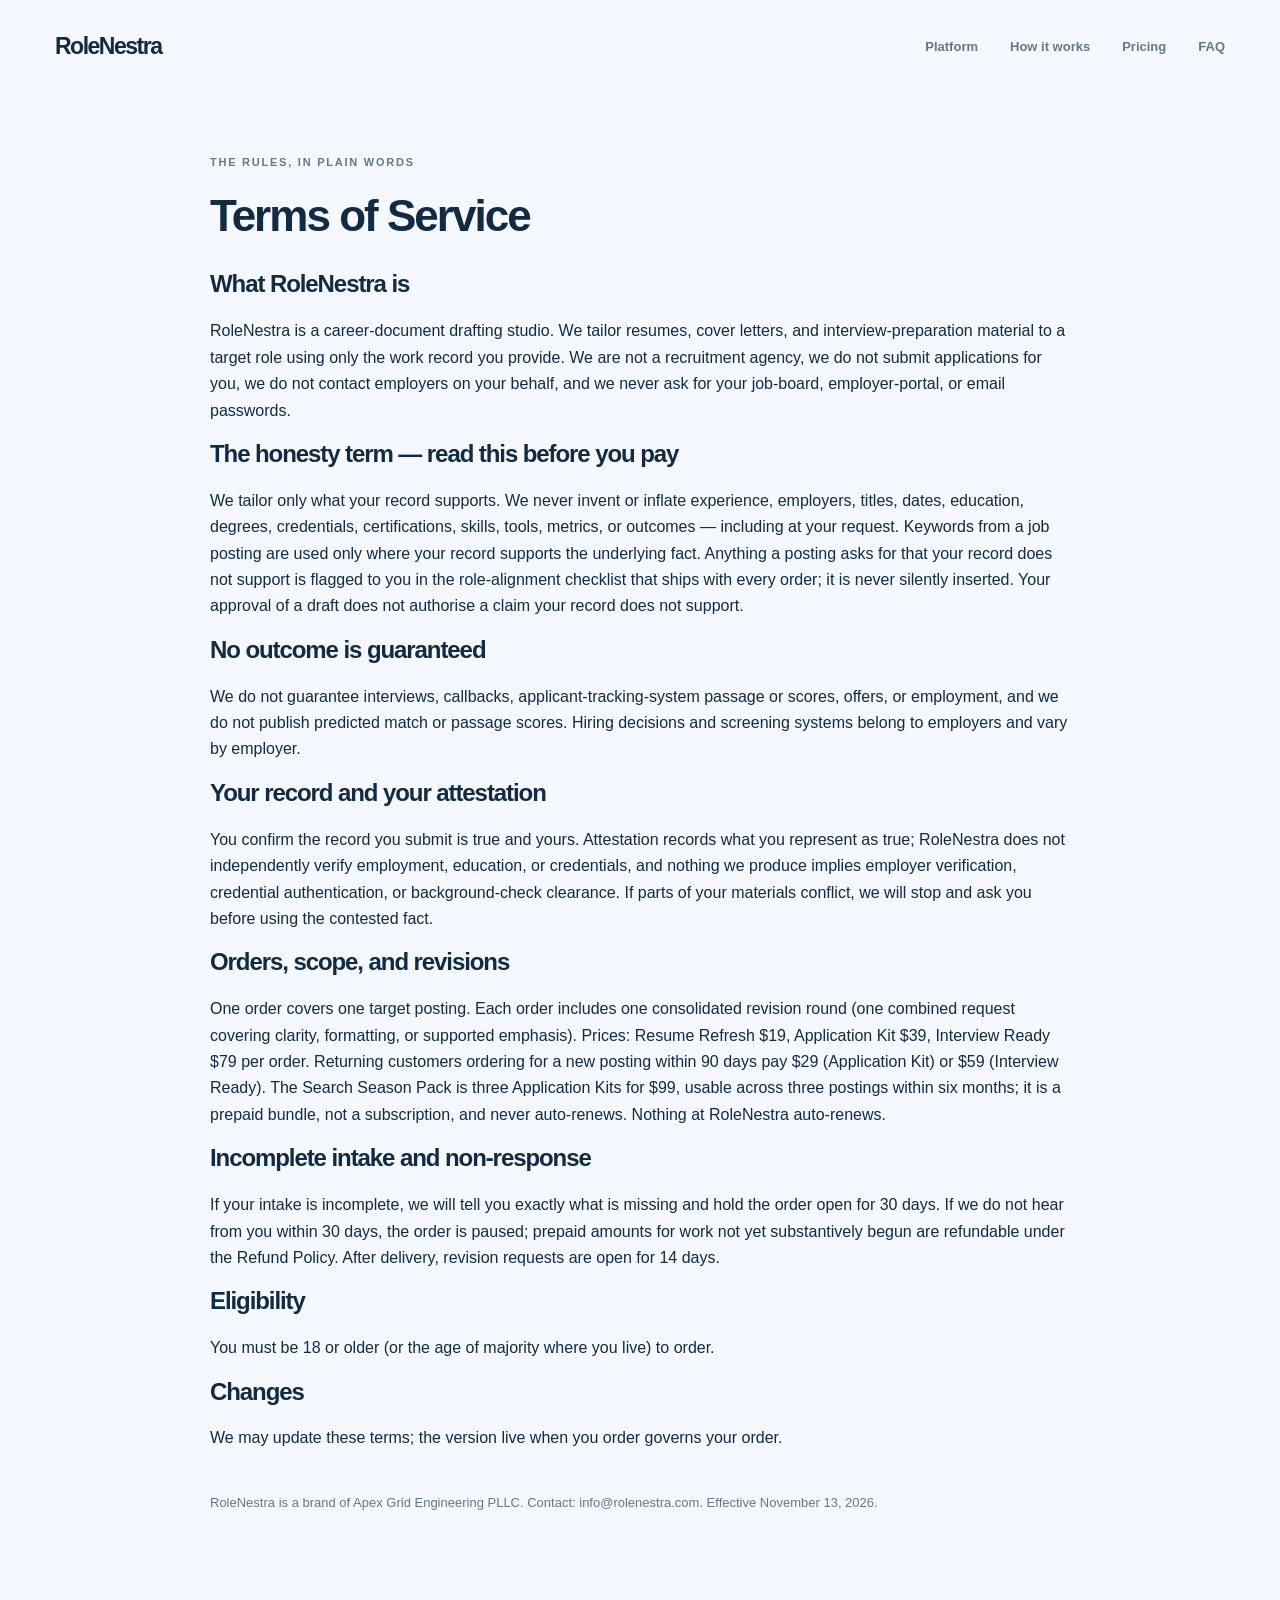
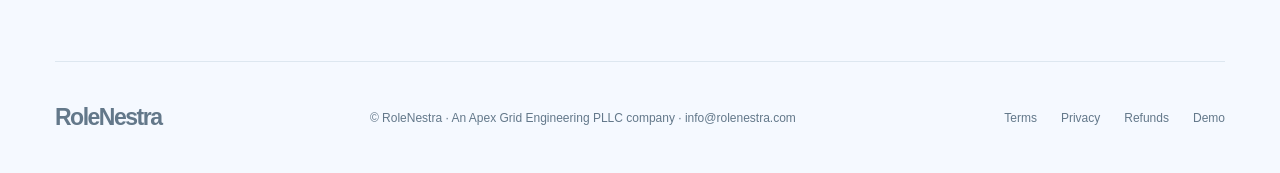
<file: terms.html>
<!doctype html><html lang="en"><head><meta charset="utf-8"><meta name="viewport" content="width=device-width,initial-scale=1"><meta name="robots" content="index,follow"><meta name="theme-color" content="#1d2734"><meta name="description" content="RoleNestra — Terms of Service. Honest resume tailoring built only from your real record."><link rel="canonical" href="https://rolenestra.com/terms.html"><title>RoleNestra — Terms of Service</title><link rel="icon" type="image/svg+xml" href="assets/favicon.svg"><link rel="stylesheet" href="assets/site.css"></head><body class="resume" data-site="rolenestra"><div class="wrap"><nav class="nav"><a class="logo" href="index.html" aria-label="RoleNestra home">RoleNestra</a><div class="navlinks"><a href="index.html#platform">Platform</a><a href="index.html#how">How it works</a><a href="index.html#pricing">Pricing</a><a href="index.html#faq">FAQ</a></div></nav></div><main class="wrap" style="max-width:930px;padding-top:64px;padding-bottom:90px"><span class="kicker">THE RULES, IN PLAIN WORDS</span><h1 style="font-size:44px">Terms of Service</h1>
<h2>What RoleNestra is</h2><p>RoleNestra is a career-document drafting studio. We tailor resumes, cover letters, and interview-preparation material to a target role using only the work record you provide. We are not a recruitment agency, we do not submit applications for you, we do not contact employers on your behalf, and we never ask for your job-board, employer-portal, or email passwords.</p>
<h2>The honesty term — read this before you pay</h2><p>We tailor only what your record supports. We never invent or inflate experience, employers, titles, dates, education, degrees, credentials, certifications, skills, tools, metrics, or outcomes — including at your request. Keywords from a job posting are used only where your record supports the underlying fact. Anything a posting asks for that your record does not support is flagged to you in the role-alignment checklist that ships with every order; it is never silently inserted. Your approval of a draft does not authorise a claim your record does not support.</p>
<h2>No outcome is guaranteed</h2><p>We do not guarantee interviews, callbacks, applicant-tracking-system passage or scores, offers, or employment, and we do not publish predicted match or passage scores. Hiring decisions and screening systems belong to employers and vary by employer.</p>
<h2>Your record and your attestation</h2><p>You confirm the record you submit is true and yours. Attestation records what you represent as true; RoleNestra does not independently verify employment, education, or credentials, and nothing we produce implies employer verification, credential authentication, or background-check clearance. If parts of your materials conflict, we will stop and ask you before using the contested fact.</p>
<h2>Orders, scope, and revisions</h2><p>One order covers one target posting. Each order includes one consolidated revision round (one combined request covering clarity, formatting, or supported emphasis). Prices: Resume Refresh $19, Application Kit $39, Interview Ready $79 per order. Returning customers ordering for a new posting within 90 days pay $29 (Application Kit) or $59 (Interview Ready). The Search Season Pack is three Application Kits for $99, usable across three postings within six months; it is a prepaid bundle, not a subscription, and never auto-renews. Nothing at RoleNestra auto-renews.</p>
<h2>Incomplete intake and non-response</h2><p>If your intake is incomplete, we will tell you exactly what is missing and hold the order open for 30 days. If we do not hear from you within 30 days, the order is paused; prepaid amounts for work not yet substantively begun are refundable under the Refund Policy. After delivery, revision requests are open for 14 days.</p>
<h2>Eligibility</h2><p>You must be 18 or older (or the age of majority where you live) to order.</p>
<h2>Changes</h2><p>We may update these terms; the version live when you order governs your order.</p><p style="color:var(--sub);font-size:13px;margin-top:40px">RoleNestra is a brand of Apex Grid Engineering PLLC. Contact: info@rolenestra.com. Effective November 13, 2026.</p></main><div class="wrap"><footer class="footer"><a class="logo" href="index.html">RoleNestra</a><span>© RoleNestra · An Apex Grid Engineering PLLC company · info@rolenestra.com</span><div class="footerlinks"><a href="terms.html">Terms</a><a href="privacy.html">Privacy</a><a href="refund.html">Refunds</a><a href="demo.html">Demo</a></div></footer></div></body></html>
</file>
<file: assets/site.css>
:root{--paper:#f5f9ff;--ink:#102b43;--sub:#63788a;--line:#dde7f0;--hot:#3b82f6;--deep:#102f50;--soft:#def8ef;--mainfont:'Inter',Arial,sans-serif;--headfont:'Inter Display','Inter',Arial,sans-serif}
*{box-sizing:border-box}html{scroll-behavior:smooth}body{margin:0;background:var(--paper);color:var(--ink);font-family:var(--mainfont);-webkit-font-smoothing:antialiased}a{color:inherit;text-decoration:none}button,input,textarea,select{font:inherit}button{cursor:pointer}button:disabled{cursor:not-allowed;opacity:.5}:focus-visible{outline:3px solid var(--hot);outline-offset:3px}h1,h2,h3,p{margin-top:0}h1,h2,h3{font-family:var(--headfont);letter-spacing:-.045em}p{line-height:1.65}.wrap{max-width:1240px;margin:auto;padding:0 35px}.skip{position:absolute;left:-9999px}.skip:focus{left:24px;top:10px;z-index:500;background:white;padding:12px}.nav{height:92px;display:flex;align-items:center;justify-content:space-between;gap:20px}.logo{display:flex;align-items:center;gap:10px;font-weight:800;font-size:23px;letter-spacing:-.065em;font-family:var(--headfont)}.logo-symbol{width:37px;height:37px;border-radius:11px;display:grid;place-items:center;background:var(--ink);color:var(--paper)}.logo-symbol svg{width:25px;height:25px}.navlinks{display:flex;align-items:center;gap:32px;font-size:13px;font-weight:700;color:var(--sub)}.navlinks a:hover{color:var(--ink)}.nav-cta{display:flex;align-items:center;gap:12px}.btn{appearance:none;display:inline-flex;align-items:center;justify-content:center;gap:17px;padding:15px 21px;border:1px solid transparent;font-weight:800;font-size:13px;border-radius:11px;transition:transform .2s,background .2s,color .2s;white-space:nowrap}.btn:hover{transform:translateY(-2px)}.btn.primary{background:var(--ink);color:white}.btn.ghost{border-color:var(--line);background:transparent;color:var(--ink)}.btn.light{background:white;color:var(--ink)}.btn.hot{background:var(--hot);color:white}.btn.fancy{background:var(--hot);color:#171717}.btn-sm{padding:12px 17px}.mobilebtn{display:none;background:none;border:1px solid var(--line);border-radius:12px;padding:9px 12px;font-size:22px}.mobile-menu{display:none}.hero{padding:27px 0 0}.hero-frame{border-radius:26px;overflow:hidden;min-height:598px;position:relative;display:grid;grid-template-columns:1.03fr .97fr;align-items:center;background:var(--deep);color:white}.creator .hero-frame{background:#251e20}.event .hero-frame{background:radial-gradient(ellipse at 75% 25%,#925afa 0,transparent 55%),#302042}.resume .hero-frame{background:linear-gradient(120deg,#123858,#092642)}.hero-frame:before{content:'';position:absolute;inset:0;pointer-events:none;opacity:.24;background-image:radial-gradient(#ffffff44 1px,transparent 1px);background-size:22px 22px;mask-image:linear-gradient(to right,transparent 0,black 100%)}.hero-copy{padding:78px 10px 77px 72px;position:relative;z-index:2}.eyebrow{font-size:11px;font-weight:800;letter-spacing:.16em;display:flex;gap:9px;align-items:center;text-transform:uppercase}.eyebrow:before{content:'';width:7px;height:7px;border-radius:50%;background:var(--hot);flex-shrink:0}.hero h1{font-size:clamp(49px,5.5vw,77px);line-height:1.045;font-weight:700;max-width:665px;margin:24px 0}.hero h1 i,.section-title i{font-weight:400;font-style:normal;color:var(--hot)}.creator .hero h1 i{color:#ff8f79}.event .hero h1 i{color:#f4d29d}.resume .hero h1 i{color:#a7e9d7}.hero-copy>p{font-size:15px;color:#ffffffc4;max-width:480px;line-height:1.85}.hero-acts{display:flex;gap:11px;flex-wrap:wrap;margin-top:29px}.hero-note{margin-top:34px;font-size:11px;color:#ffffff8a;display:flex;gap:9px;align-items:center}.hero-note span{width:18px;height:1px;background:var(--hot)}.hero-scene{min-height:590px;display:grid;place-items:center;position:relative;z-index:1;padding:25px}.creator .hero-scene:before{content:'';width:390px;height:390px;border-radius:50%;background:#ff795f;filter:blur(60px);opacity:.32;position:absolute}.event .hero-scene:before{content:'';position:absolute;width:420px;height:420px;background:#ffcc91;opacity:.2;filter:blur(75px);border-radius:50%}.resume .hero-scene:before{content:'';position:absolute;width:380px;height:380px;background:#4acfc0;opacity:.18;filter:blur(78px);border-radius:50%}.proof{display:flex;justify-content:space-between;gap:18px;align-items:center;padding:29px 3px;border-bottom:1px solid var(--line);flex-wrap:wrap;color:var(--sub);font-size:10px;letter-spacing:.1em;font-weight:800}.proof strong{font-size:12px;letter-spacing:normal;color:var(--ink)}.section{padding:112px 0}.kicker{display:block;color:var(--sub);font-weight:800;letter-spacing:.16em;font-size:11px;margin-bottom:23px}.section-title{font-size:clamp(39px,4.8vw,65px);line-height:1.12;max-width:820px;margin-bottom:20px}.section-title i{color:var(--hot)}.section-intro{color:var(--sub);font-size:16px;max-width:660px}.feature-grid{display:grid;grid-template-columns:1.2fr 1fr 1fr;gap:17px;margin-top:45px}.feat{background:white;border-radius:19px;padding:33px;border:1px solid var(--line);min-height:275px;position:relative;overflow:hidden;display:flex;flex-direction:column;align-items:flex-start}.feat:first-child{background:var(--soft);border-color:transparent}.feat-no{border:1px solid currentColor;border-radius:30px;display:inline-flex;align-items:center;justify-content:center;width:43px;height:43px;font-size:13px;font-weight:800;margin-bottom:auto}.feat h3{font-size:23px;margin:37px 0 12px}.feat p{font-size:13px;color:var(--sub);margin:0;line-height:1.7}.feature-grid .feat:first-child p{color:var(--ink)}.band{background:var(--deep);color:white;overflow:hidden}.bandinner{padding:98px 0}.band .kicker{color:#ffffff8b}.band .section-title{max-width:710px}.band .section-title i{color:#c8f4dc}.creator .band .section-title i{color:#ff9883}.event .band .section-title i{color:#f3ce8e}.steps{display:grid;grid-template-columns:repeat(3,1fr);gap:22px;margin-top:65px}.step{padding:0 24px 0 0;border-top:1px solid #ffffff40}.step .number{font-size:58px;letter-spacing:-.09em;color:#ffffff50;display:block;margin:18px 0 22px;font-family:var(--headfont)}.step h3{font-size:25px;margin-bottom:12px}.step p{font-size:13px;color:#ffffffaa}.demo-call{display:grid;grid-template-columns:1.03fr 1fr;align-items:center;gap:65px;padding:103px 0}.demo-snapshot{min-height:360px;background:white;border:1px solid var(--line);border-radius:22px;padding:27px;box-shadow:0 30px 60px #00000008;display:flex;flex-direction:column;gap:14px}.snapbar{display:flex;justify-content:space-between;border-bottom:1px solid var(--line);padding-bottom:18px;gap:12px}.snapbar b{font-size:14px}.tag{border:1px solid var(--line);border-radius:20px;padding:6px 9px;font-size:10px;font-weight:800;color:var(--sub)}.snaprow{display:flex;gap:15px;align-items:center;background:var(--paper);padding:15px 13px;border-radius:13px}.snapicon{width:35px;height:35px;background:var(--soft);color:var(--ink);display:grid;place-items:center;border-radius:10px;font-size:17px}.snaprow strong{font-size:13px;display:block}.snaprow small{font-size:11px;color:var(--sub)}.demo-call .section-title{font-size:clamp(38px,4vw,54px)}.price-section{background:#ffffff86;padding:105px 0}.price-grid{display:grid;grid-template-columns:repeat(3,1fr);gap:18px;margin-top:49px}.price-card{border:1px solid var(--line);border-radius:20px;background:white;padding:29px;min-height:409px;display:flex;flex-direction:column;align-items:flex-start}.price-card.popular{background:var(--deep);color:white;border-color:transparent}.price-card .row{display:flex;justify-content:space-between;align-items:center;width:100%;gap:12px}.price-card h3{font-size:20px;letter-spacing:-.04em;margin:0}.price-card p{font-size:13px;color:var(--sub);margin:12px 0 20px}.popular p{color:#ffffffae}.pricetag{font-size:49px;letter-spacing:-.08em;font-weight:800;font-family:var(--headfont)}.pricetag small{font-size:13px;letter-spacing:normal;color:var(--sub)}.popular .pricetag small{color:#ffffffa0}.price-card ul{padding:19px 0;margin:10px 0 25px;border-top:1px solid var(--line);list-style:none;width:100%;flex:1}.popular ul{border-color:#ffffff33}.price-card li{font-size:12px;padding:8px 0;display:flex;gap:9px;align-items:flex-start;line-height:1.45}.price-card li:before{content:'✓';font-weight:800;color:var(--hot)}.price-card .btn{width:100%}.popular .btn{background:white;color:var(--ink)}.disclosure{color:var(--sub);font-size:12px;margin-top:18px}.faq-wrap{display:grid;grid-template-columns:.85fr 1.15fr;gap:75px;padding:105px 0}.faq-wrap .section-title{font-size:48px}.faq details{border-bottom:1px solid var(--line);padding:20px 2px}.faq summary{font-size:15px;font-weight:800;cursor:pointer;display:flex;justify-content:space-between;gap:20px;list-style:none}.faq summary:after{content:'+';font-size:22px;color:var(--hot);line-height:.8}.faq details[open] summary:after{content:'−'}.faq details p{padding:15px 30px 0 0;font-size:13px;color:var(--sub);margin:0}.last-cta{background:var(--soft);border-radius:22px;min-height:285px;padding:55px 65px;display:flex;justify-content:space-between;align-items:center;gap:35px}.last-cta h2{font-size:40px;max-width:600px;line-height:1.14;margin:8px 0}.last-cta p{font-size:13px;color:var(--sub);margin:0}.footer{display:flex;justify-content:space-between;align-items:center;gap:20px;padding:42px 0;margin-top:45px;border-top:1px solid var(--line);font-size:12px;color:var(--sub)}.footerlinks{display:flex;gap:24px}.modal-cover{display:none;position:fixed;inset:0;background:#101820ae;z-index:99;align-items:center;justify-content:center;padding:20px}.modal-cover.open{display:flex}.modal{width:min(100%,470px);background:white;border-radius:23px;padding:31px;box-shadow:0 35px 110px #0004;max-height:90vh;overflow:auto}.close{border:0;background:transparent;float:right;font-size:26px}.modal h2{font-size:32px;margin-bottom:11px}.modal p{font-size:13px;color:var(--sub)}.modal label{display:block;font-size:12px;font-weight:800;margin:16px 0 6px}.modal input,.modal select{width:100%;border:1px solid var(--line);padding:13px;border-radius:10px;background:white}.modal form button{width:100%;margin-top:21px}.alert{border-radius:12px;padding:12px 14px;background:var(--soft);font-size:12px;line-height:1.55;color:var(--ink)}
/* HERO VISUAL: Creator */
.clip-device{width:305px;height:420px;background:#0e0c11;border:8px solid #faf0e7;border-radius:32px;box-shadow:26px 26px 0 #ffffff13,0 25px 65px #0008;transform:rotate(8deg);position:relative;padding:18px;overflow:hidden}.clip-visual{height:290px;border-radius:20px;background:linear-gradient(150deg,#8c3b46,#e88457 52%,#2d3042);position:relative;overflow:hidden}.clip-visual:before{content:'';width:160px;height:160px;position:absolute;left:55px;top:65px;background:#251c27;border-radius:50% 50% 37% 37%;box-shadow:0 0 0 13px #ffffff14}.clip-visual:after{content:'';position:absolute;width:210px;height:140px;left:28px;top:175px;background:#443a46;border-radius:49% 49% 0 0}.clip-sub{position:absolute;z-index:1;bottom:28px;left:15px;right:15px;color:#fff;text-align:center;font-size:21px;font-weight:800;line-height:1.17;text-shadow:0 2px 8px #000}.clip-sub em{color:#ffdc84;font-style:normal}.clip-head{font-size:11px;display:flex;justify-content:space-between;color:white;opacity:.8;margin-bottom:10px}.waveform{display:flex;align-items:center;justify-content:center;height:45px;gap:3px}.waveform i{display:block;width:4px;border-radius:8px;background:#ff8b7b;height:var(--h)}.floating{position:absolute;z-index:2;background:white;color:#222;border-radius:16px;box-shadow:0 15px 35px #0004;padding:13px 16px;font-size:12px;font-weight:800}.creator .float-a{top:110px;left:0;transform:rotate(-7deg)}.creator .float-b{right:0;bottom:104px;transform:rotate(-5deg)}
/* HERO VISUAL: Event */
.event-ticket{width:365px;max-width:95%;height:430px;background:#fff8ef;border-radius:23px;padding:20px;color:#31213b;position:relative;box-shadow:28px 23px 0 #ffffff24,0 25px 80px #0004;transform:rotate(-5deg);display:flex;flex-direction:column}.event-poster{flex:1;border-radius:13px;background:radial-gradient(circle at 70% 20%,#ffc68f,transparent 44%),linear-gradient(130deg,#7c50ca,#cf76a6 55%,#f5b875);display:flex;flex-direction:column;align-items:center;justify-content:center;padding:23px;color:white;text-align:center;position:relative;overflow:hidden}.event-poster:before{content:'';position:absolute;width:245px;height:245px;border:2px solid #ffffff70;border-radius:50%;top:42px}.event-poster .poster-top{font-size:11px;letter-spacing:.2em;z-index:1}.event-poster strong{font-size:63px;line-height:.97;letter-spacing:-.09em;z-index:1;font-family:var(--headfont);margin:20px 0}.event-poster .poster-bottom{font-size:11px;z-index:1;letter-spacing:.14em}.ticket-foot{display:flex;align-items:center;justify-content:space-between;gap:10px;padding:18px 3px 0;font-weight:800;font-size:13px}.ticket-foot span{font-size:10px;color:#7e7080}.event .float-a{left:0;bottom:108px;transform:rotate(7deg)}.event .float-b{top:84px;right:-5px;transform:rotate(9deg)}
/* HERO VISUAL: Resume */
.resume-page{background:white;width:355px;max-width:100%;height:452px;border-radius:13px;box-shadow:25px 27px 0 #ffffff20,0 25px 75px #0005;transform:rotate(5deg);padding:31px;color:#17334e}.res-head{display:flex;justify-content:space-between;align-items:flex-start;padding-bottom:17px;border-bottom:2px solid #e3edf5}.res-head strong{font-size:24px;letter-spacing:-.06em}.res-head span{font-size:9px;color:#8294a5}.res-eyebrow{font-size:9px;color:#4c9bb5;font-weight:800;letter-spacing:.14em;margin:22px 0 10px}.res-line{height:7px;background:#e3edf5;margin:8px 0;border-radius:8px}.res-line.short{width:56%}.res-line.mid{width:80%}.res-tag{display:inline-block;background:#e9f7f3;color:#167b68;font-size:9px;padding:6px 8px;border-radius:6px;margin:4px 2px 2px 0}.resume .float-a{top:135px;left:-7px;transform:rotate(-7deg)}.resume .float-b{right:0;bottom:107px;transform:rotate(5deg)}
/* Demo shell */
.demo-page{background:var(--paper);min-height:100vh}.demo-head{padding:55px 0 35px}.demo-head .mini{font-size:11px;letter-spacing:.15em;color:var(--sub);font-weight:800}.demo-head h1{font-size:clamp(40px,5.5vw,64px);margin:12px 0}.demo-head p{max-width:700px;color:var(--sub);font-size:14px}.demo-layout{display:grid;grid-template-columns:255px 1fr;gap:22px;padding-bottom:80px}.sidebar,.workspace{border:1px solid var(--line);border-radius:18px;background:white;padding:23px}.sidebar h3{font-size:15px;margin:0 0 18px}.sidebar label{display:block;font-size:12px;font-weight:800;color:var(--sub);margin:17px 0 8px}.control{width:100%;background:var(--paper);border:1px solid var(--line);border-radius:10px;padding:12px;font-size:13px;color:var(--ink)}.sidebar .btn{width:100%;margin-top:14px}.smallprint{font-size:11px;color:var(--sub);line-height:1.55;margin-top:20px}.workspace{min-height:540px}.workspace-top{display:flex;justify-content:space-between;align-items:center;gap:12px;border-bottom:1px solid var(--line);padding-bottom:20px;margin-bottom:19px}.workspace-top h2{font-size:22px;margin:0}.workspace-tools{display:flex;gap:8px;flex-wrap:wrap}.workspace-tools .btn{font-size:11px;padding:10px 12px}.record-grid{display:grid;grid-template-columns:repeat(2,minmax(0,1fr));gap:12px}.record{border:1px solid var(--line);border-radius:13px;padding:19px;background:var(--paper)}.record-top{display:flex;justify-content:space-between;gap:11px}.record .id{color:var(--sub);letter-spacing:.1em;font-size:10px;font-weight:800}.record h3{font-size:19px;margin:14px 0 8px}.record p{font-size:12px;color:var(--sub)}.record .meta{display:flex;justify-content:space-between;gap:10px;align-items:center;color:var(--sub);font-size:11px;margin-bottom:16px}.record .actions{display:flex;gap:8px}.record .actions button{border:1px solid var(--line);border-radius:9px;background:white;padding:10px 12px;font-size:11px;font-weight:800;flex:1}.record .actions button.saved{background:var(--soft);border-color:var(--hot)}.pill{border-radius:20px;background:var(--soft);font-size:10px;font-weight:800;padding:6px 8px;color:var(--ink);white-space:nowrap}.detail-box{position:fixed;inset:0;background:#0b1923a9;display:none;z-index:90;align-items:center;justify-content:center;padding:18px}.detail-box.open{display:flex}.detail-panel{background:white;width:min(100%,530px);padding:31px;border-radius:19px;max-height:85vh;overflow:auto}.detail-panel h2{font-size:29px}.detail-panel p{font-size:13px;color:var(--sub)}.note-box{border:1px solid var(--line);background:var(--paper);padding:16px;border-radius:13px;white-space:pre-wrap;font-size:13px;line-height:1.8}.theme-choices{display:flex;gap:7px;flex-wrap:wrap}.swatch{border:1px solid var(--line);border-radius:10px;padding:10px 12px;font-size:12px;background:white}.swatch.active{border-color:var(--hot);background:var(--soft)}.event-preview{display:grid;grid-template-columns:1fr 1fr;gap:18px}.preview-stage{min-height:360px;border-radius:18px;background:linear-gradient(140deg,#9c65e4,#f7ba82);display:flex;align-items:center;justify-content:center;padding:35px;color:white;text-align:center;transition:background .2s}.preview-stage.teal{background:linear-gradient(120deg,#1d978d,#a6d9c0)}.preview-stage.midnight{background:linear-gradient(120deg,#25334f,#60769e)}.preview-stage h2{font-size:clamp(28px,3.8vw,54px);margin:12px 0;overflow-wrap:anywhere}.preview-stage span{font-size:12px;letter-spacing:.14em;font-weight:800}.preview-stage p{font-size:12px;margin-bottom:0}.campaign{background:var(--paper);border:1px solid var(--line);border-radius:17px;padding:20px}.campaign h3{font-size:23px}.campaign p{font-size:13px;color:var(--sub)}.campaign .note-box{font-size:13px}.resume-output{display:grid;grid-template-columns:1.2fr .8fr;gap:20px}.resume-draft{background:#fff;border:1px solid var(--line);border-radius:10px;padding:30px;box-shadow:0 8px 23px #00000005}.resume-draft h2{font-size:25px;margin-bottom:4px}.resume-draft h3{font-size:12px;letter-spacing:.1em;margin:20px 0 9px;border-bottom:1px solid var(--line);padding-bottom:7px}.resume-draft p,.resume-draft li{font-size:12px;line-height:1.7}.resume-draft li{margin-bottom:6px}.resume-draft ul{padding-left:18px}.match-panel{border:1px solid var(--line);border-radius:14px;background:var(--paper);padding:18px;align-self:start}.match-panel h3{font-size:20px}.match-panel p{font-size:12px;color:var(--sub)}.match-item{font-size:12px;border-bottom:1px solid var(--line);padding:11px 0;display:flex;gap:9px;align-items:flex-start}.match-item b{color:#198a74}.result-hint{font-size:12px;color:var(--sub);padding:20px}.site-notice{margin-top:24px;border-radius:12px;border:1px solid var(--line);padding:12px 15px;font-size:11px;color:var(--sub);line-height:1.55}
@media(max-width:950px){.hero-frame{grid-template-columns:1fr;min-height:0}.hero-copy{padding:65px 48px 0}.hero-scene{min-height:480px;padding:40px}.hero h1{max-width:780px}.feature-grid{grid-template-columns:1fr 1fr}.feature-grid article:last-child{grid-column:span 2}.demo-call{gap:35px}.faq-wrap{gap:45px}.demo-layout{grid-template-columns:200px 1fr}.event-preview,.resume-output{grid-template-columns:1fr}}
@media(max-width:700px){.wrap{padding:0 20px}.nav{height:74px}.logo{font-size:21px}.navlinks,.nav-cta>a{display:none}.mobilebtn{display:block}.mobile-menu.open{display:flex}.mobile-menu{background:white;position:absolute;z-index:5;left:20px;right:20px;padding:21px;border:1px solid var(--line);border-radius:15px;flex-direction:column;gap:18px;box-shadow:0 20px 25px #0002}.mobile-menu a{font-size:14px;font-weight:800}.hero{padding-top:10px}.hero-frame{border-radius:20px}.hero-copy{padding:47px 28px 0}.hero h1{font-size:clamp(43px,11.4vw,57px);letter-spacing:-.07em}.hero-copy>p{font-size:13px}.hero-scene{min-height:420px;padding:20px;overflow:hidden}.clip-device{transform:rotate(5deg) scale(.78);margin-top:-30px}.event-ticket{transform:rotate(-4deg) scale(.84);margin-top:-30px}.resume-page{transform:rotate(4deg) scale(.84);margin-top:-30px}.floating{font-size:10px}.creator .float-a,.event .float-a,.resume .float-a{left:9px;top:60px;bottom:auto}.creator .float-b,.event .float-b,.resume .float-b{right:5px;bottom:55px;top:auto}.proof{gap:14px;font-size:9px}.proof strong{width:100%}.section{padding:70px 0}.section-title{font-size:40px}.feature-grid,.steps,.price-grid,.demo-call,.faq-wrap{grid-template-columns:1fr}.feature-grid article:last-child{grid-column:auto}.feat{min-height:215px}.steps{gap:35px;margin-top:40px}.bandinner{padding:70px 0}.demo-call{padding:65px 0}.price-section{padding:70px 0}.faq-wrap{padding:70px 0}.last-cta{display:block;padding:32px 26px}.last-cta h2{font-size:32px}.last-cta .btn{margin-top:25px}.footer{flex-direction:column;align-items:flex-start}.demo-layout{grid-template-columns:1fr}.demo-head{padding-top:30px}.sidebar{padding:18px}.workspace{padding:16px}.record-grid{grid-template-columns:1fr}.workspace-top{align-items:flex-start;flex-direction:column}.event-preview{grid-template-columns:1fr}.resume-output{grid-template-columns:1fr}.price-card{min-height:380px}.section-intro{font-size:14px}.demo-snapshot{min-height:auto}}

/* RoleNestra mobile cure 2026-11-13: band content container + hero preview fit at phone width */
@media(max-width:700px){
.band{padding-left:20px;padding-right:20px}
.band>*{max-width:1170px;margin-left:auto;margin-right:auto}
.resume-page{width:100%;max-width:300px;height:auto;min-height:380px;transform:rotate(3deg)}
.hero-scene{padding:16px}
}

/* RoleNestra mobile cure v2 2026-11-13: combo-class sections keep horizontal padding; hero pills off at phone width */
@media(max-width:700px){
.section.wrap,.faq-wrap.wrap,.demo-call.wrap{padding-left:20px;padding-right:20px}
#founder{padding-left:20px!important;padding-right:20px!important}
.floating{display:none}
}
@media(prefers-reduced-motion:reduce){html{scroll-behavior:auto}*,*:before,*:after{animation:none!important;transition:none!important}}
</file>
